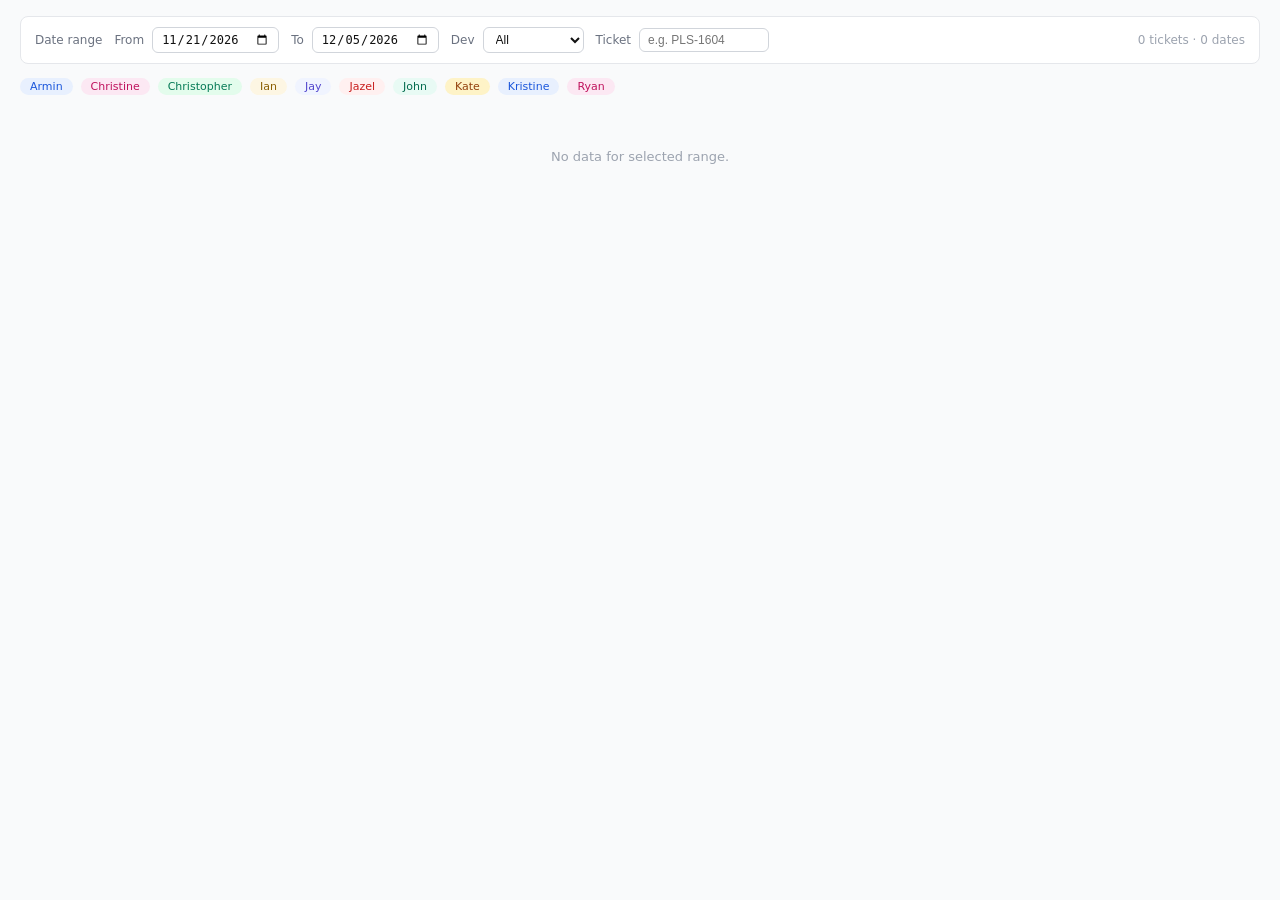
<file: index.html>
<!DOCTYPE html>
<html lang="en">

<head>
    <meta charset="UTF-8">
    <meta name="viewport" content="width=device-width, initial-scale=1.0">
    <title>Jira Worklogs</title>
    <style>
        body {
            font-family: Arial, sans-serif;
            margin: 0;
            padding: 0;
            background-color: #f5f5f5;
            color: #333;
        }

        header {
            background-color: #0052cc;
            color: white;
            padding: 1rem 2rem;
        }

        main {
            padding: 2rem;
        }

        .page-title {
            margin: 0;
            font-size: 1.75rem;
        }

        .intro {
            margin-top: 1rem;
            line-height: 1.6;
        }
    </style>
</head>

<body>
    <header>
        <h1 class="page-title">Jira Worklogs</h1>
    </header>
    <main>
        <section class="intro">
            <p>Welcome to the Jira worklog dashboard. Use this page to display and manage your worklogs.</p>
        </section>
    </main>
    <script>
        window.location.href = "ticket-progress.html";
    </script>
</body>

</html>
</file>
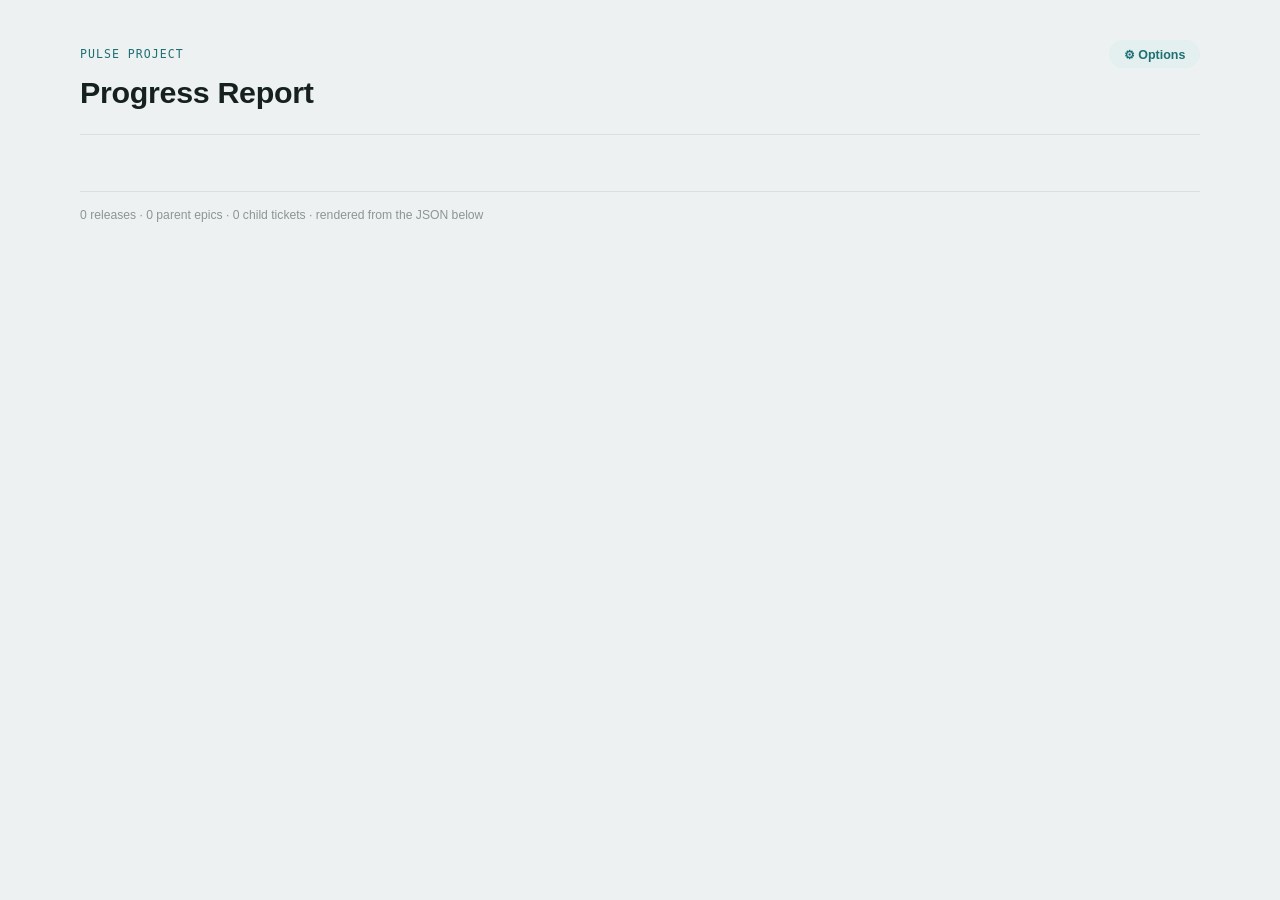
<file: release-progress-report-2026-07-30.html>
<!DOCTYPE html>
<html lang="en">

<head>
  <meta charset="UTF-8" />
  <meta name="viewport" content="width=device-width, initial-scale=1.0" />
  <title>Pulse Progress Report</title>
  <link rel="stylesheet" href="assets/progress-report/styles.css" />
</head>

<body>

  <header class="page-head">
    <div class="page-head-top">
      <p class="eyebrow">Pulse Project</p>
      <button type="button" class="options-trigger" id="open-options">⚙ Options</button>
    </div>
    <h1>Progress Report</h1>
    <p class="subtitle">description here</p>
  </header>

  <dialog class="options-modal" id="options-modal">
    <div class="options-modal-head">
      <p class="options-modal-title">Options</p>
      <button type="button" class="options-modal-close" id="close-options" aria-label="Close">×</button>
    </div>
    <div class="options-modal-body">
      <label class="toggle-control">
        <input type="checkbox" id="toggle-columns">
        <span>Show Kanban view</span>
      </label>
      <label class="toggle-control">
        <input type="checkbox" id="toggle-monitor">
        <span>Show [Monitor only] column</span>
      </label>
      <label class="toggle-control">
        <input type="checkbox" id="toggle-status">
        <span>Show Status</span>
      </label>
      <label class="toggle-control">
        <input type="checkbox" id="toggle-calendar">
        <span>Show calendar</span>
      </label>
    </div>
  </dialog>

  <div id="report-root"></div>

  <footer id="report-footer"></footer>

  <div style="display:none">
  <details class="editor-panel" id="editor-panel">
    <summary>Edit data (JSON)</summary>
    <div class="editor-body">
      <p class="editor-hint">
        One row per record, matching the source CSV exactly:
        <code>{ "parent": "PLS-XXXX", "intermediate": "", "child": "PLS-XXXX", "status": "…" }</code> — leave
        <code>intermediate</code> as an empty string when a child sits directly under its parent. Add, remove, or
        re-status rows, then press Apply. New statuses get their own column automatically.
      </p>
      <textarea id="json-editor" class="json-editor" spellcheck="false"></textarea>
      <div class="editor-actions">
        <button type="button" class="btn-primary" id="apply-btn">Apply changes</button>
        <button type="button" class="btn-ghost" id="reset-btn">Reset to original</button>
        <button type="button" class="btn-ghost" id="download-btn">Download JSON</button>
        <span class="editor-status" id="editor-status"></span>
      </div>
    </div>
  </details>

  <details class="editor-panel" id="desc-editor-panel">
    <summary>Edit parent descriptions (JSON)</summary>
    <div class="editor-body">
      <p class="editor-hint">
        One entry per parent: <code>{ "release": "v3.1.1", "parent": "PLS-XXXX", "desc": "…" }</code>.
        <code>release</code> determines which table a parent's row appears in — each distinct release gets its own
        table, in order of first appearance. Parents with no matching entry here are grouped under "No release" and show
        just the key.
      </p>
      <textarea id="desc-json-editor" class="json-editor" spellcheck="false"></textarea>
      <div class="editor-actions">
        <button type="button" class="btn-primary" id="desc-apply-btn">Apply changes</button>
        <button type="button" class="btn-ghost" id="desc-reset-btn">Reset to original</button>
        <button type="button" class="btn-ghost" id="desc-download-btn">Download JSON</button>
        <span class="editor-status" id="desc-editor-status"></span>
      </div>
    </div>
  </details>

  <details class="editor-panel" id="effort-editor-panel">
    <summary>Edit parent effort (JSON)</summary>
    <div class="editor-body">
      <p class="editor-hint">
        One entry per parent:
        <code>{ "parent": "PLS-XXXX", "dev_est": 0, "dev_time": 0, "qa_est": 0, "qa_time": 0 }</code>. Shown under the
        totals as Dev Est., Dev Time, QA Est., QA Time, formatted to 2 decimal places. Parents with no matching entry
        here show "—" for all four.
      </p>
      <textarea id="effort-json-editor" class="json-editor" spellcheck="false"></textarea>
      <div class="editor-actions">
        <button type="button" class="btn-primary" id="effort-apply-btn">Apply changes</button>
        <button type="button" class="btn-ghost" id="effort-reset-btn">Reset to original</button>
        <button type="button" class="btn-ghost" id="effort-download-btn">Download JSON</button>
        <span class="editor-status" id="effort-editor-status"></span>
      </div>
    </div>
  </details>
  </div>

  <script src="assets/progress-report/2026-07-30/tickets.js"></script>
  <script src="assets/progress-report/2026-07-30/ticket-status.js"></script>
  <script src="assets/worklogs/worklogs-all-72695.js" ></script>
  <script src="assets/progress-report/main.js"></script>

</body>

</html>
</file>
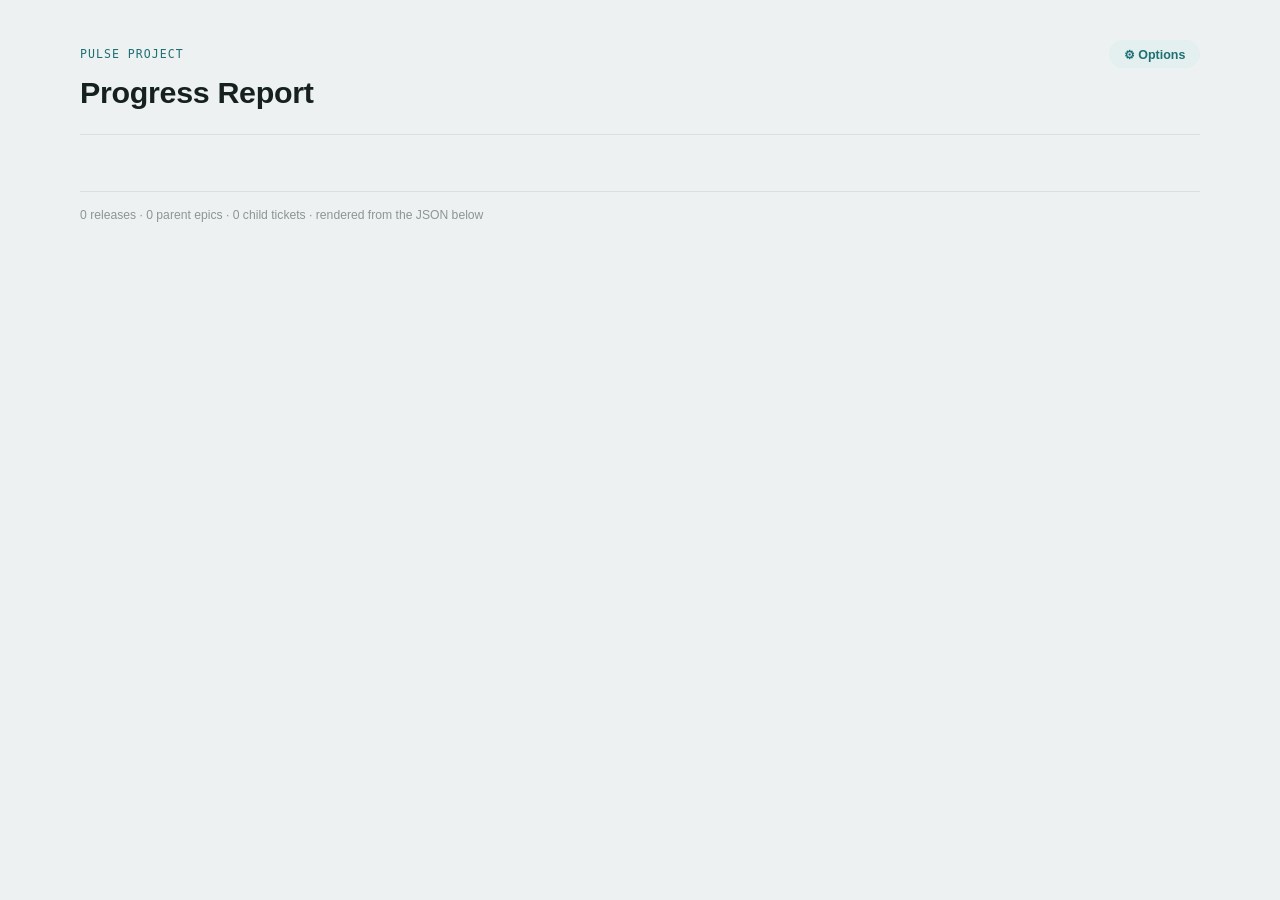
<file: release-progress-report-2026-08-03.html>
<!DOCTYPE html>
<html lang="en">

<head>
  <meta charset="UTF-8" />
  <meta name="viewport" content="width=device-width, initial-scale=1.0" />
  <title>Pulse Progress Report</title>
  <link rel="stylesheet" href="assets/progress-report/styles.css" />
</head>

<body>

  <header class="page-head">
    <div class="page-head-top">
      <p class="eyebrow">Pulse Project</p>
      <button type="button" class="options-trigger" id="open-options">⚙ Options</button>
    </div>
    <h1>Progress Report</h1>
    <p class="subtitle">description here</p>
  </header>

  <dialog class="options-modal" id="options-modal">
    <div class="options-modal-head">
      <p class="options-modal-title">Options</p>
      <button type="button" class="options-modal-close" id="close-options" aria-label="Close">×</button>
    </div>
    <div class="options-modal-body">
      <label class="toggle-control">
        <input type="checkbox" id="toggle-columns">
        <span>Show Kanban view</span>
      </label>
      <label class="toggle-control">
        <input type="checkbox" id="toggle-monitor">
        <span>Show [Monitor only] column</span>
      </label>
      <label class="toggle-control">
        <input type="checkbox" id="toggle-status">
        <span>Show Status</span>
      </label>
      <label class="toggle-control">
        <input type="checkbox" id="toggle-calendar">
        <span>Show calendar</span>
      </label>
    </div>
  </dialog>

  <div id="report-root"></div>

  <footer id="report-footer"></footer>

  <div style="display:none">
  <details class="editor-panel" id="editor-panel">
    <summary>Edit data (JSON)</summary>
    <div class="editor-body">
      <p class="editor-hint">
        One row per record, matching the source CSV exactly:
        <code>{ "parent": "PLS-XXXX", "intermediate": "", "child": "PLS-XXXX", "status": "…" }</code> — leave
        <code>intermediate</code> as an empty string when a child sits directly under its parent. Add, remove, or
        re-status rows, then press Apply. New statuses get their own column automatically.
      </p>
      <textarea id="json-editor" class="json-editor" spellcheck="false"></textarea>
      <div class="editor-actions">
        <button type="button" class="btn-primary" id="apply-btn">Apply changes</button>
        <button type="button" class="btn-ghost" id="reset-btn">Reset to original</button>
        <button type="button" class="btn-ghost" id="download-btn">Download JSON</button>
        <span class="editor-status" id="editor-status"></span>
      </div>
    </div>
  </details>

  <details class="editor-panel" id="desc-editor-panel">
    <summary>Edit parent descriptions (JSON)</summary>
    <div class="editor-body">
      <p class="editor-hint">
        One entry per parent: <code>{ "release": "v3.1.1", "parent": "PLS-XXXX", "desc": "…" }</code>.
        <code>release</code> determines which table a parent's row appears in — each distinct release gets its own
        table, in order of first appearance. Parents with no matching entry here are grouped under "No release" and show
        just the key.
      </p>
      <textarea id="desc-json-editor" class="json-editor" spellcheck="false"></textarea>
      <div class="editor-actions">
        <button type="button" class="btn-primary" id="desc-apply-btn">Apply changes</button>
        <button type="button" class="btn-ghost" id="desc-reset-btn">Reset to original</button>
        <button type="button" class="btn-ghost" id="desc-download-btn">Download JSON</button>
        <span class="editor-status" id="desc-editor-status"></span>
      </div>
    </div>
  </details>

  <details class="editor-panel" id="effort-editor-panel">
    <summary>Edit parent effort (JSON)</summary>
    <div class="editor-body">
      <p class="editor-hint">
        One entry per parent:
        <code>{ "parent": "PLS-XXXX", "dev_est": 0, "dev_time": 0, "qa_est": 0, "qa_time": 0 }</code>. Shown under the
        totals as Dev Est., Dev Time, QA Est., QA Time, formatted to 2 decimal places. Parents with no matching entry
        here show "—" for all four.
      </p>
      <textarea id="effort-json-editor" class="json-editor" spellcheck="false"></textarea>
      <div class="editor-actions">
        <button type="button" class="btn-primary" id="effort-apply-btn">Apply changes</button>
        <button type="button" class="btn-ghost" id="effort-reset-btn">Reset to original</button>
        <button type="button" class="btn-ghost" id="effort-download-btn">Download JSON</button>
        <span class="editor-status" id="effort-editor-status"></span>
      </div>
    </div>
  </details>
  </div>

  <script src="assets/progress-report/2026-08-03/tickets.js"></script>
  <script src="assets/progress-report/2026-08-03/ticket-status.js"></script>
  <script src="assets/worklogs/worklogs-all-72695.js" ></script>
  <script src="assets/progress-report/main.js"></script>

</body>

</html>
</file>
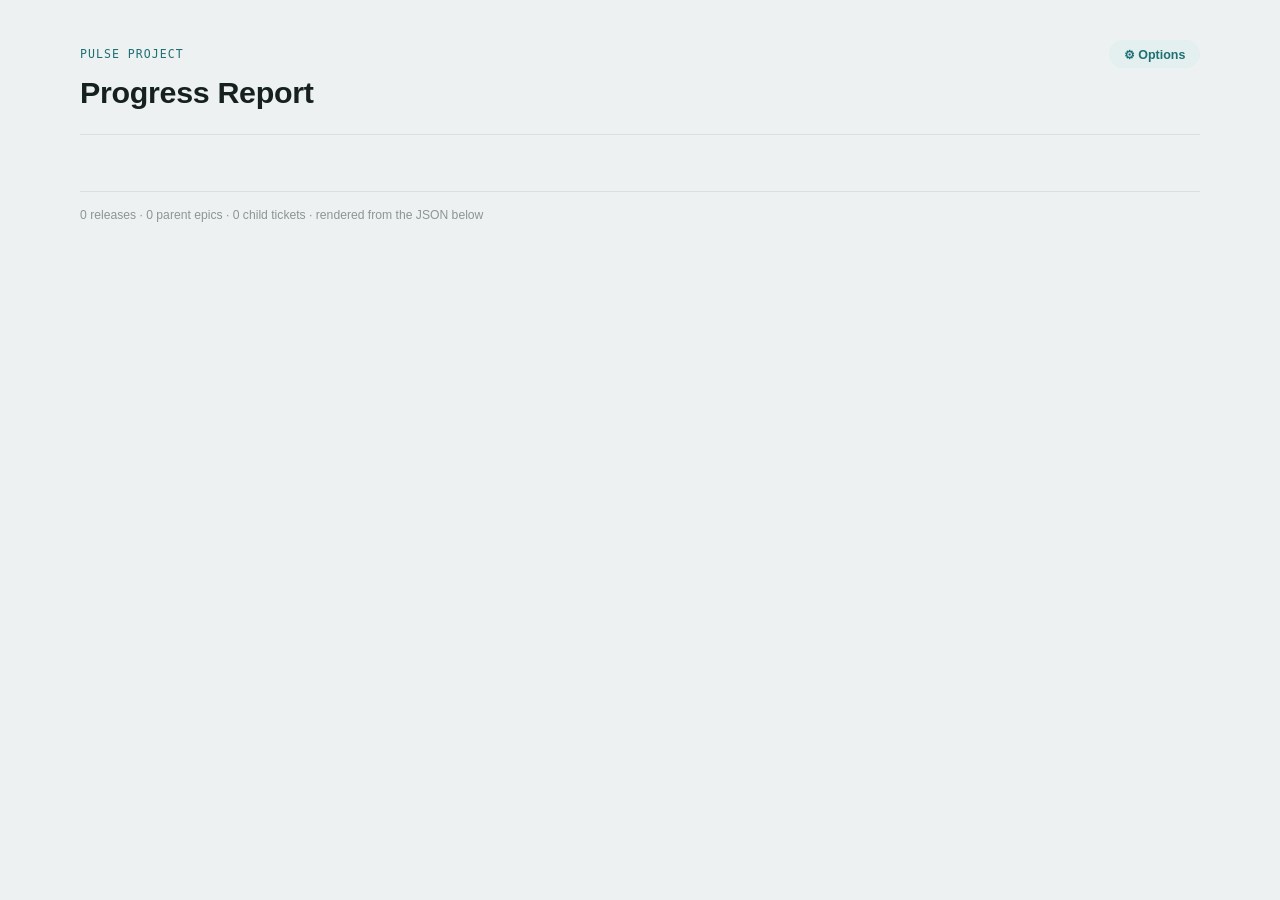
<file: release-progress-report-2026-08-05.html>
<!DOCTYPE html>
<html lang="en">

<head>
  <meta charset="UTF-8" />
  <meta name="viewport" content="width=device-width, initial-scale=1.0" />
  <title>Pulse Progress Report</title>
  <link rel="stylesheet" href="assets/progress-report/styles.css" />
</head>

<body>

  <header class="page-head">
    <div class="page-head-top">
      <p class="eyebrow">Pulse Project</p>
      <button type="button" class="options-trigger" id="open-options">⚙ Options</button>
    </div>
    <h1>Progress Report</h1>
    <p class="subtitle">description here</p>
  </header>

  <dialog class="options-modal" id="options-modal">
    <div class="options-modal-head">
      <p class="options-modal-title">Options</p>
      <button type="button" class="options-modal-close" id="close-options" aria-label="Close">×</button>
    </div>
    <div class="options-modal-body">
      <label class="toggle-control">
        <input type="checkbox" id="toggle-columns">
        <span>Show Kanban view</span>
      </label>
      <label class="toggle-control">
        <input type="checkbox" id="toggle-monitor">
        <span>Show [Monitor only] column</span>
      </label>
      <label class="toggle-control">
        <input type="checkbox" id="toggle-status">
        <span>Show Status</span>
      </label>
      <label class="toggle-control">
        <input type="checkbox" id="toggle-calendar">
        <span>Show calendar</span>
      </label>
    </div>
  </dialog>

  <div id="report-root"></div>

  <footer id="report-footer"></footer>

  <div style="display:none">
  <details class="editor-panel" id="editor-panel">
    <summary>Edit data (JSON)</summary>
    <div class="editor-body">
      <p class="editor-hint">
        One row per record, matching the source CSV exactly:
        <code>{ "parent": "PLS-XXXX", "intermediate": "", "child": "PLS-XXXX", "status": "…" }</code> — leave
        <code>intermediate</code> as an empty string when a child sits directly under its parent. Add, remove, or
        re-status rows, then press Apply. New statuses get their own column automatically.
      </p>
      <textarea id="json-editor" class="json-editor" spellcheck="false"></textarea>
      <div class="editor-actions">
        <button type="button" class="btn-primary" id="apply-btn">Apply changes</button>
        <button type="button" class="btn-ghost" id="reset-btn">Reset to original</button>
        <button type="button" class="btn-ghost" id="download-btn">Download JSON</button>
        <span class="editor-status" id="editor-status"></span>
      </div>
    </div>
  </details>

  <details class="editor-panel" id="desc-editor-panel">
    <summary>Edit parent descriptions (JSON)</summary>
    <div class="editor-body">
      <p class="editor-hint">
        One entry per parent: <code>{ "release": "v3.1.1", "parent": "PLS-XXXX", "desc": "…" }</code>.
        <code>release</code> determines which table a parent's row appears in — each distinct release gets its own
        table, in order of first appearance. Parents with no matching entry here are grouped under "No release" and show
        just the key.
      </p>
      <textarea id="desc-json-editor" class="json-editor" spellcheck="false"></textarea>
      <div class="editor-actions">
        <button type="button" class="btn-primary" id="desc-apply-btn">Apply changes</button>
        <button type="button" class="btn-ghost" id="desc-reset-btn">Reset to original</button>
        <button type="button" class="btn-ghost" id="desc-download-btn">Download JSON</button>
        <span class="editor-status" id="desc-editor-status"></span>
      </div>
    </div>
  </details>

  <details class="editor-panel" id="effort-editor-panel">
    <summary>Edit parent effort (JSON)</summary>
    <div class="editor-body">
      <p class="editor-hint">
        One entry per parent:
        <code>{ "parent": "PLS-XXXX", "dev_est": 0, "dev_time": 0, "qa_est": 0, "qa_time": 0 }</code>. Shown under the
        totals as Dev Est., Dev Time, QA Est., QA Time, formatted to 2 decimal places. Parents with no matching entry
        here show "—" for all four.
      </p>
      <textarea id="effort-json-editor" class="json-editor" spellcheck="false"></textarea>
      <div class="editor-actions">
        <button type="button" class="btn-primary" id="effort-apply-btn">Apply changes</button>
        <button type="button" class="btn-ghost" id="effort-reset-btn">Reset to original</button>
        <button type="button" class="btn-ghost" id="effort-download-btn">Download JSON</button>
        <span class="editor-status" id="effort-editor-status"></span>
      </div>
    </div>
  </details>
  </div>

  <script src="assets/progress-report/2026-08-05/tickets.js"></script>
  <script src="assets/progress-report/2026-08-05/ticket-status.js"></script>
  <script src="assets/worklogs/worklogs-all-72695.js" ></script>
  <script src="assets/progress-report/main.js"></script>

</body>

</html>
</file>
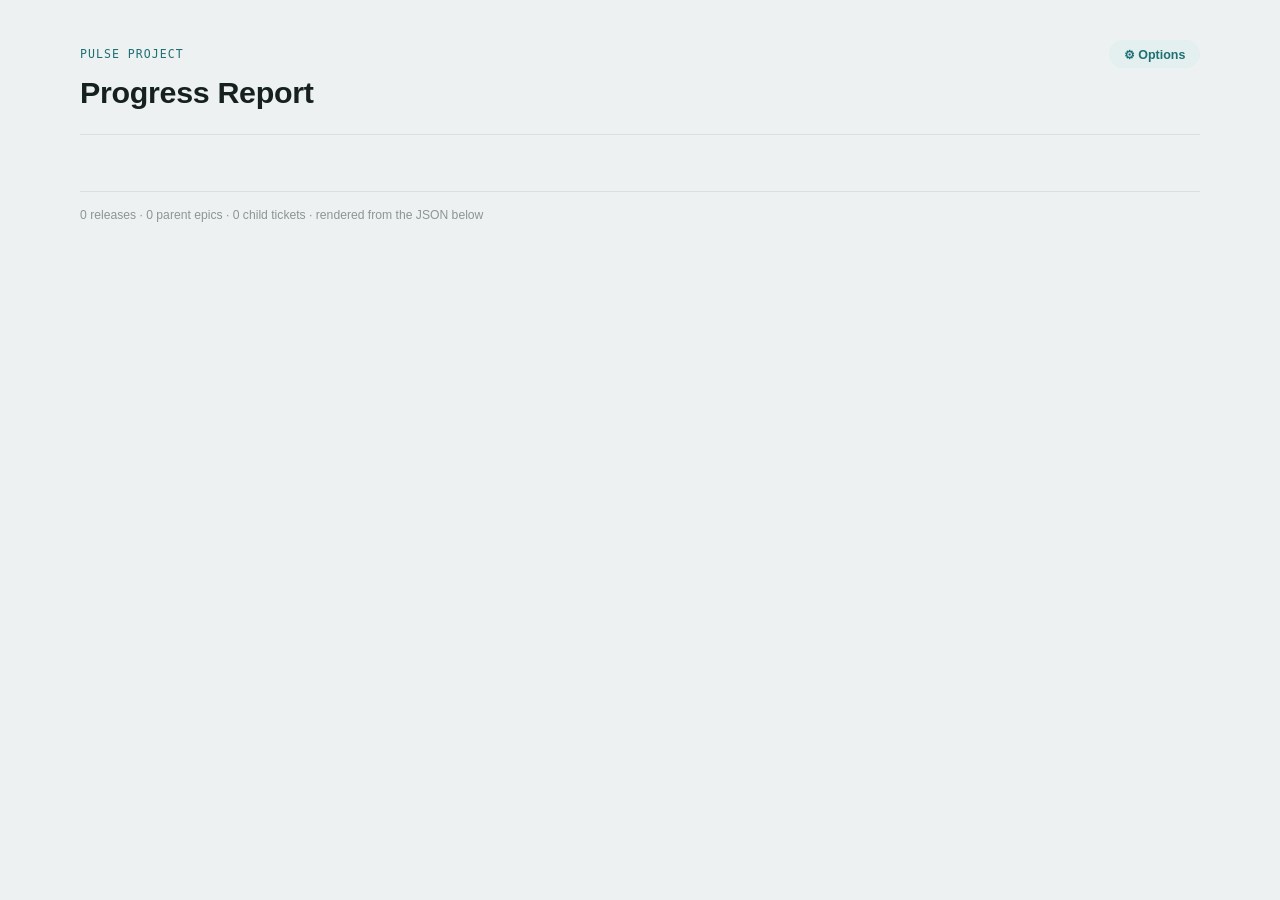
<file: release-progress-report-2026-08-05b.html>
<!DOCTYPE html>
<html lang="en">

<head>
  <meta charset="UTF-8" />
  <meta name="viewport" content="width=device-width, initial-scale=1.0" />
  <title>Pulse Progress Report</title>
  <link rel="stylesheet" href="assets/progress-report/styles.css" />
</head>

<body>

  <header class="page-head">
    <div class="page-head-top">
      <p class="eyebrow">Pulse Project</p>
      <button type="button" class="options-trigger" id="open-options">⚙ Options</button>
    </div>
    <h1>Progress Report</h1>
    <p class="subtitle">description here</p>
  </header>

  <dialog class="options-modal" id="options-modal">
    <div class="options-modal-head">
      <p class="options-modal-title">Options</p>
      <button type="button" class="options-modal-close" id="close-options" aria-label="Close">×</button>
    </div>
    <div class="options-modal-body">
      <label class="toggle-control">
        <input type="checkbox" id="toggle-columns">
        <span>Show Kanban view</span>
      </label>
      <label class="toggle-control">
        <input type="checkbox" id="toggle-monitor">
        <span>Show [Monitor only] column</span>
      </label>
      <label class="toggle-control">
        <input type="checkbox" id="toggle-status">
        <span>Show Status</span>
      </label>
      <label class="toggle-control">
        <input type="checkbox" id="toggle-calendar">
        <span>Show calendar</span>
      </label>
    </div>
  </dialog>

  <div id="report-root"></div>

  <footer id="report-footer"></footer>

  <div style="display:none">
  <details class="editor-panel" id="editor-panel">
    <summary>Edit data (JSON)</summary>
    <div class="editor-body">
      <p class="editor-hint">
        One row per record, matching the source CSV exactly:
        <code>{ "parent": "PLS-XXXX", "intermediate": "", "child": "PLS-XXXX", "status": "…" }</code> — leave
        <code>intermediate</code> as an empty string when a child sits directly under its parent. Add, remove, or
        re-status rows, then press Apply. New statuses get their own column automatically.
      </p>
      <textarea id="json-editor" class="json-editor" spellcheck="false"></textarea>
      <div class="editor-actions">
        <button type="button" class="btn-primary" id="apply-btn">Apply changes</button>
        <button type="button" class="btn-ghost" id="reset-btn">Reset to original</button>
        <button type="button" class="btn-ghost" id="download-btn">Download JSON</button>
        <span class="editor-status" id="editor-status"></span>
      </div>
    </div>
  </details>

  <details class="editor-panel" id="desc-editor-panel">
    <summary>Edit parent descriptions (JSON)</summary>
    <div class="editor-body">
      <p class="editor-hint">
        One entry per parent: <code>{ "release": "v3.1.1", "parent": "PLS-XXXX", "desc": "…" }</code>.
        <code>release</code> determines which table a parent's row appears in — each distinct release gets its own
        table, in order of first appearance. Parents with no matching entry here are grouped under "No release" and show
        just the key.
      </p>
      <textarea id="desc-json-editor" class="json-editor" spellcheck="false"></textarea>
      <div class="editor-actions">
        <button type="button" class="btn-primary" id="desc-apply-btn">Apply changes</button>
        <button type="button" class="btn-ghost" id="desc-reset-btn">Reset to original</button>
        <button type="button" class="btn-ghost" id="desc-download-btn">Download JSON</button>
        <span class="editor-status" id="desc-editor-status"></span>
      </div>
    </div>
  </details>

  <details class="editor-panel" id="effort-editor-panel">
    <summary>Edit parent effort (JSON)</summary>
    <div class="editor-body">
      <p class="editor-hint">
        One entry per parent:
        <code>{ "parent": "PLS-XXXX", "dev_est": 0, "dev_time": 0, "qa_est": 0, "qa_time": 0 }</code>. Shown under the
        totals as Dev Est., Dev Time, QA Est., QA Time, formatted to 2 decimal places. Parents with no matching entry
        here show "—" for all four.
      </p>
      <textarea id="effort-json-editor" class="json-editor" spellcheck="false"></textarea>
      <div class="editor-actions">
        <button type="button" class="btn-primary" id="effort-apply-btn">Apply changes</button>
        <button type="button" class="btn-ghost" id="effort-reset-btn">Reset to original</button>
        <button type="button" class="btn-ghost" id="effort-download-btn">Download JSON</button>
        <span class="editor-status" id="effort-editor-status"></span>
      </div>
    </div>
  </details>
  </div>

  <script src="assets/progress-report/2026-08-05b/tickets.js"></script>
  <script src="assets/progress-report/2026-08-05b/ticket-status.js"></script>
  <script src="assets/worklogs/worklogs-all-72695.js" ></script>
  <script src="assets/progress-report/main.js"></script>

</body>

</html>
</file>
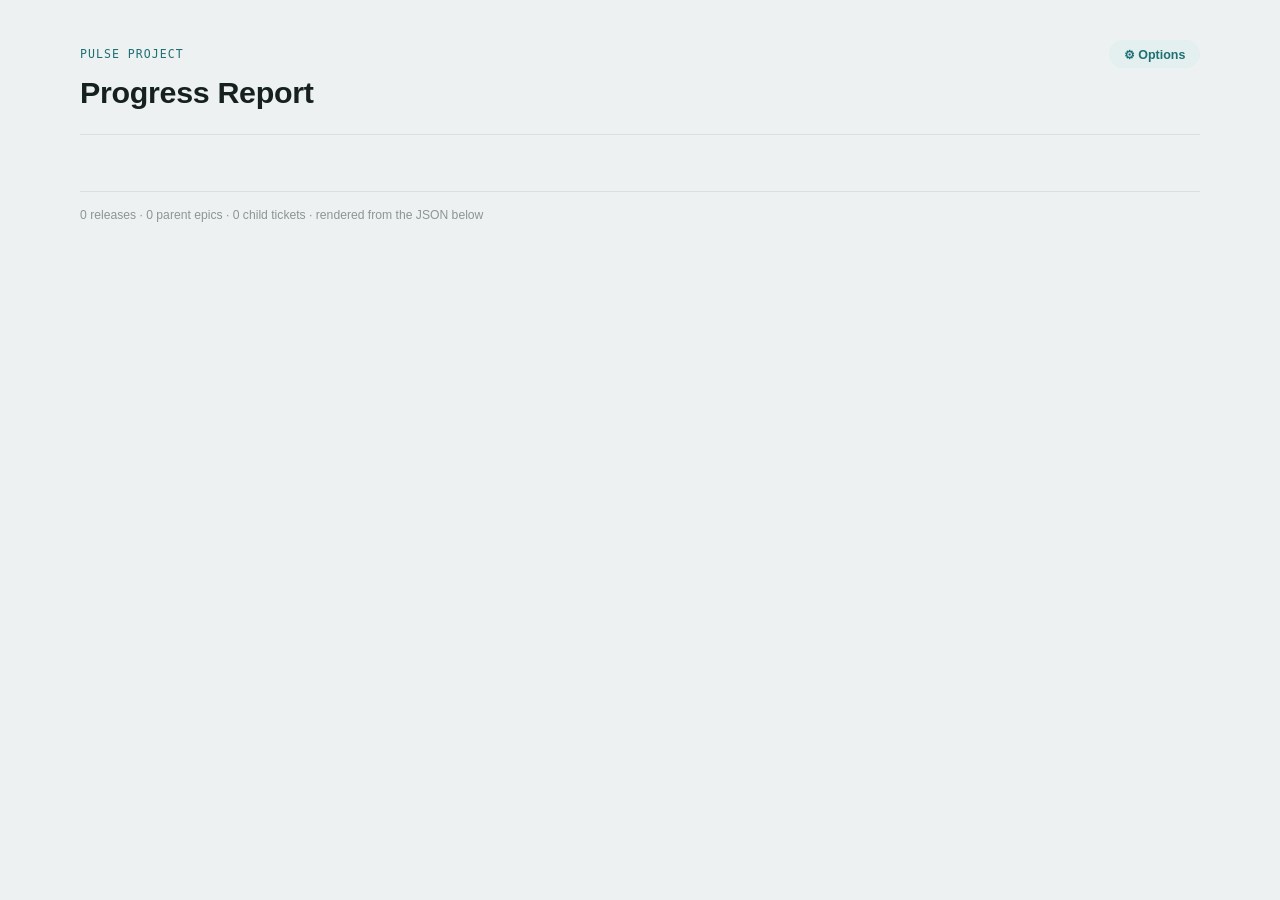
<file: release-progress-report-2026-08-10.html>
<!DOCTYPE html>
<html lang="en">

<head>
  <meta charset="UTF-8" />
  <meta name="viewport" content="width=device-width, initial-scale=1.0" />
  <title>Pulse Progress Report</title>
  <link rel="stylesheet" href="assets/progress-report/styles.css" />
</head>

<body>

  <header class="page-head">
    <div class="page-head-top">
      <p class="eyebrow">Pulse Project</p>
      <button type="button" class="options-trigger" id="open-options">⚙ Options</button>
    </div>
    <h1>Progress Report</h1>
    <p class="subtitle">description here</p>
  </header>

  <dialog class="options-modal" id="options-modal">
    <div class="options-modal-head">
      <p class="options-modal-title">Options</p>
      <button type="button" class="options-modal-close" id="close-options" aria-label="Close">×</button>
    </div>
    <div class="options-modal-body">
      <label class="toggle-control">
        <input type="checkbox" id="toggle-columns">
        <span>Show Kanban view</span>
      </label>
      <label class="toggle-control">
        <input type="checkbox" id="toggle-monitor">
        <span>Show [Monitor only] column</span>
      </label>
      <label class="toggle-control">
        <input type="checkbox" id="toggle-status">
        <span>Show Status</span>
      </label>
      <label class="toggle-control">
        <input type="checkbox" id="toggle-calendar">
        <span>Show calendar</span>
      </label>
    </div>
  </dialog>

  <div id="report-root"></div>

  <footer id="report-footer"></footer>

  <div style="display:none">
  <details class="editor-panel" id="editor-panel">
    <summary>Edit data (JSON)</summary>
    <div class="editor-body">
      <p class="editor-hint">
        One row per record, matching the source CSV exactly:
        <code>{ "parent": "PLS-XXXX", "intermediate": "", "child": "PLS-XXXX", "status": "…" }</code> — leave
        <code>intermediate</code> as an empty string when a child sits directly under its parent. Add, remove, or
        re-status rows, then press Apply. New statuses get their own column automatically.
      </p>
      <textarea id="json-editor" class="json-editor" spellcheck="false"></textarea>
      <div class="editor-actions">
        <button type="button" class="btn-primary" id="apply-btn">Apply changes</button>
        <button type="button" class="btn-ghost" id="reset-btn">Reset to original</button>
        <button type="button" class="btn-ghost" id="download-btn">Download JSON</button>
        <span class="editor-status" id="editor-status"></span>
      </div>
    </div>
  </details>

  <details class="editor-panel" id="desc-editor-panel">
    <summary>Edit parent descriptions (JSON)</summary>
    <div class="editor-body">
      <p class="editor-hint">
        One entry per parent: <code>{ "release": "v3.1.1", "parent": "PLS-XXXX", "desc": "…" }</code>.
        <code>release</code> determines which table a parent's row appears in — each distinct release gets its own
        table, in order of first appearance. Parents with no matching entry here are grouped under "No release" and show
        just the key.
      </p>
      <textarea id="desc-json-editor" class="json-editor" spellcheck="false"></textarea>
      <div class="editor-actions">
        <button type="button" class="btn-primary" id="desc-apply-btn">Apply changes</button>
        <button type="button" class="btn-ghost" id="desc-reset-btn">Reset to original</button>
        <button type="button" class="btn-ghost" id="desc-download-btn">Download JSON</button>
        <span class="editor-status" id="desc-editor-status"></span>
      </div>
    </div>
  </details>

  <details class="editor-panel" id="effort-editor-panel">
    <summary>Edit parent effort (JSON)</summary>
    <div class="editor-body">
      <p class="editor-hint">
        One entry per parent:
        <code>{ "parent": "PLS-XXXX", "dev_est": 0, "dev_time": 0, "qa_est": 0, "qa_time": 0 }</code>. Shown under the
        totals as Dev Est., Dev Time, QA Est., QA Time, formatted to 2 decimal places. Parents with no matching entry
        here show "—" for all four.
      </p>
      <textarea id="effort-json-editor" class="json-editor" spellcheck="false"></textarea>
      <div class="editor-actions">
        <button type="button" class="btn-primary" id="effort-apply-btn">Apply changes</button>
        <button type="button" class="btn-ghost" id="effort-reset-btn">Reset to original</button>
        <button type="button" class="btn-ghost" id="effort-download-btn">Download JSON</button>
        <span class="editor-status" id="effort-editor-status"></span>
      </div>
    </div>
  </details>
  </div>

  <script src="assets/progress-report/2026-08-10/tickets.js"></script>
  <script src="assets/progress-report/2026-08-10/ticket-status.js"></script>
  <script src="assets/worklogs/worklogs-all-72695.js" ></script>
  <script src="assets/progress-report/main.js"></script>

</body>

</html>
</file>
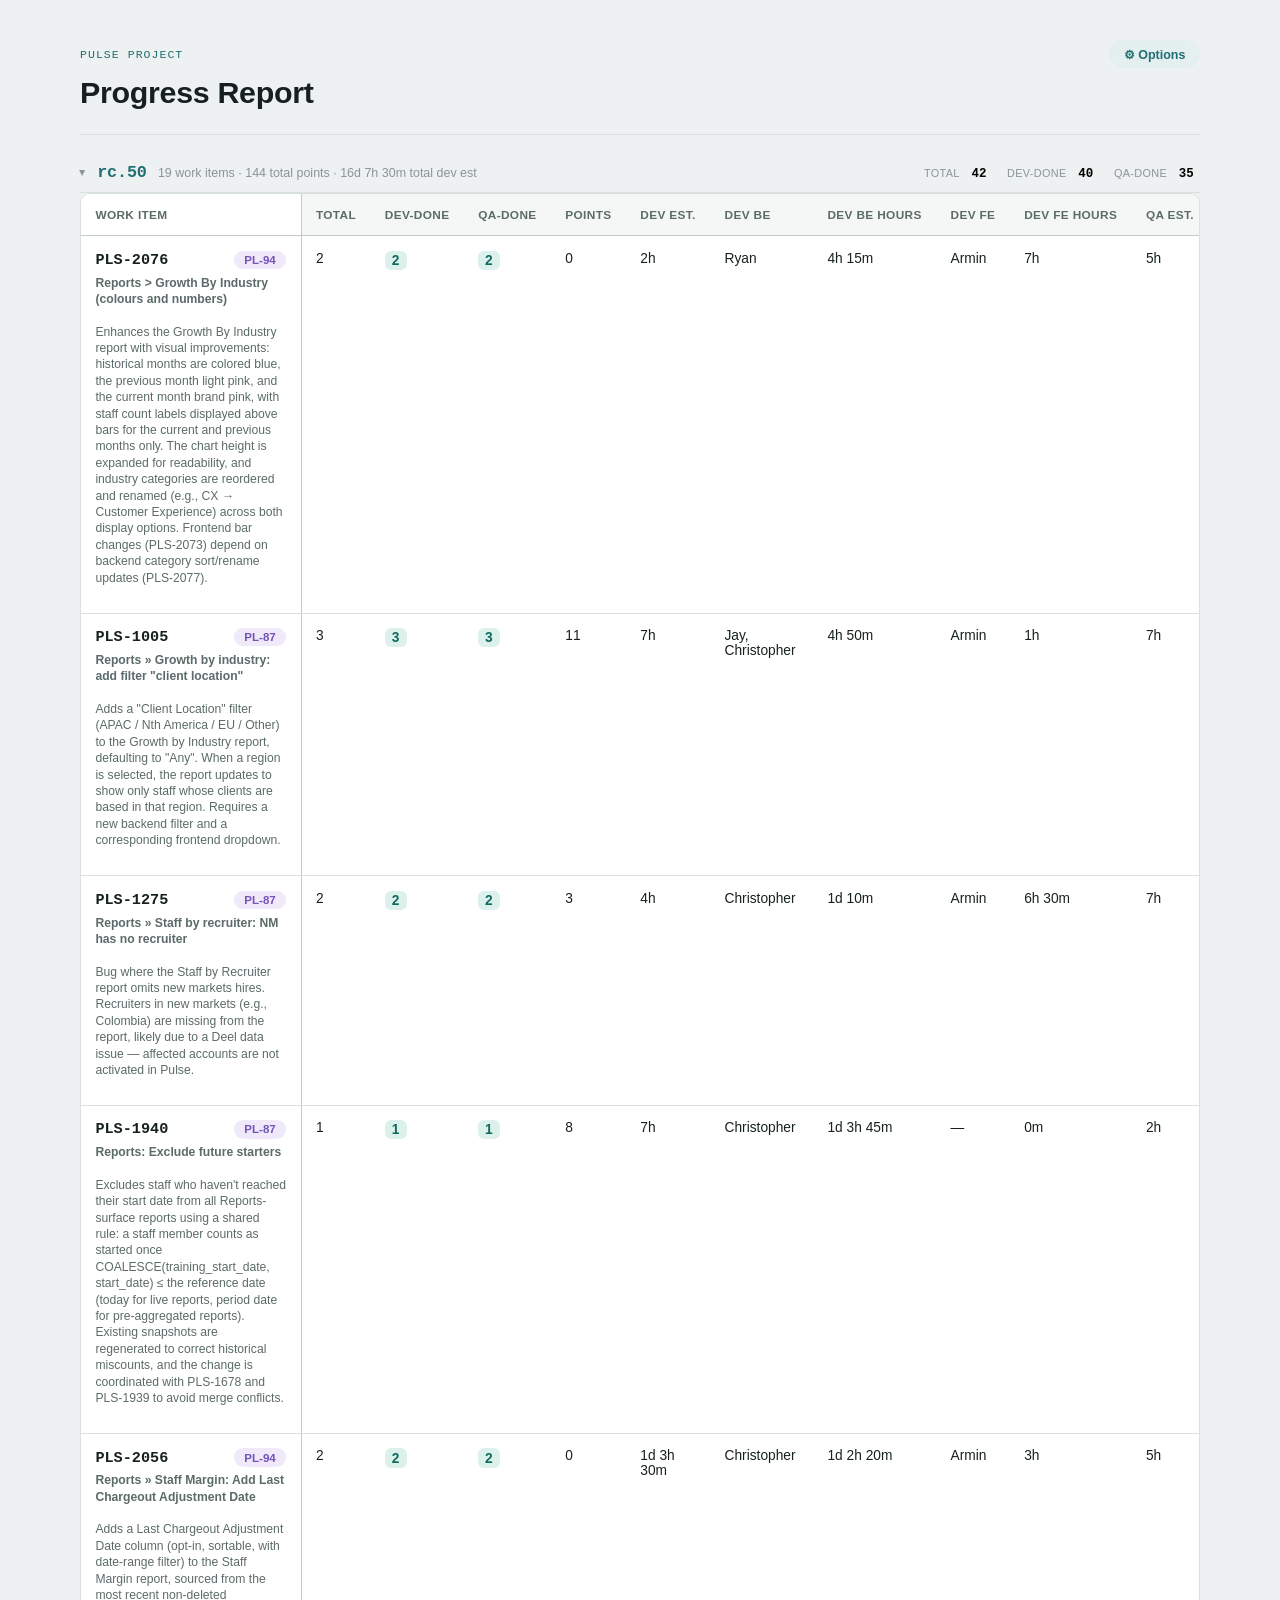
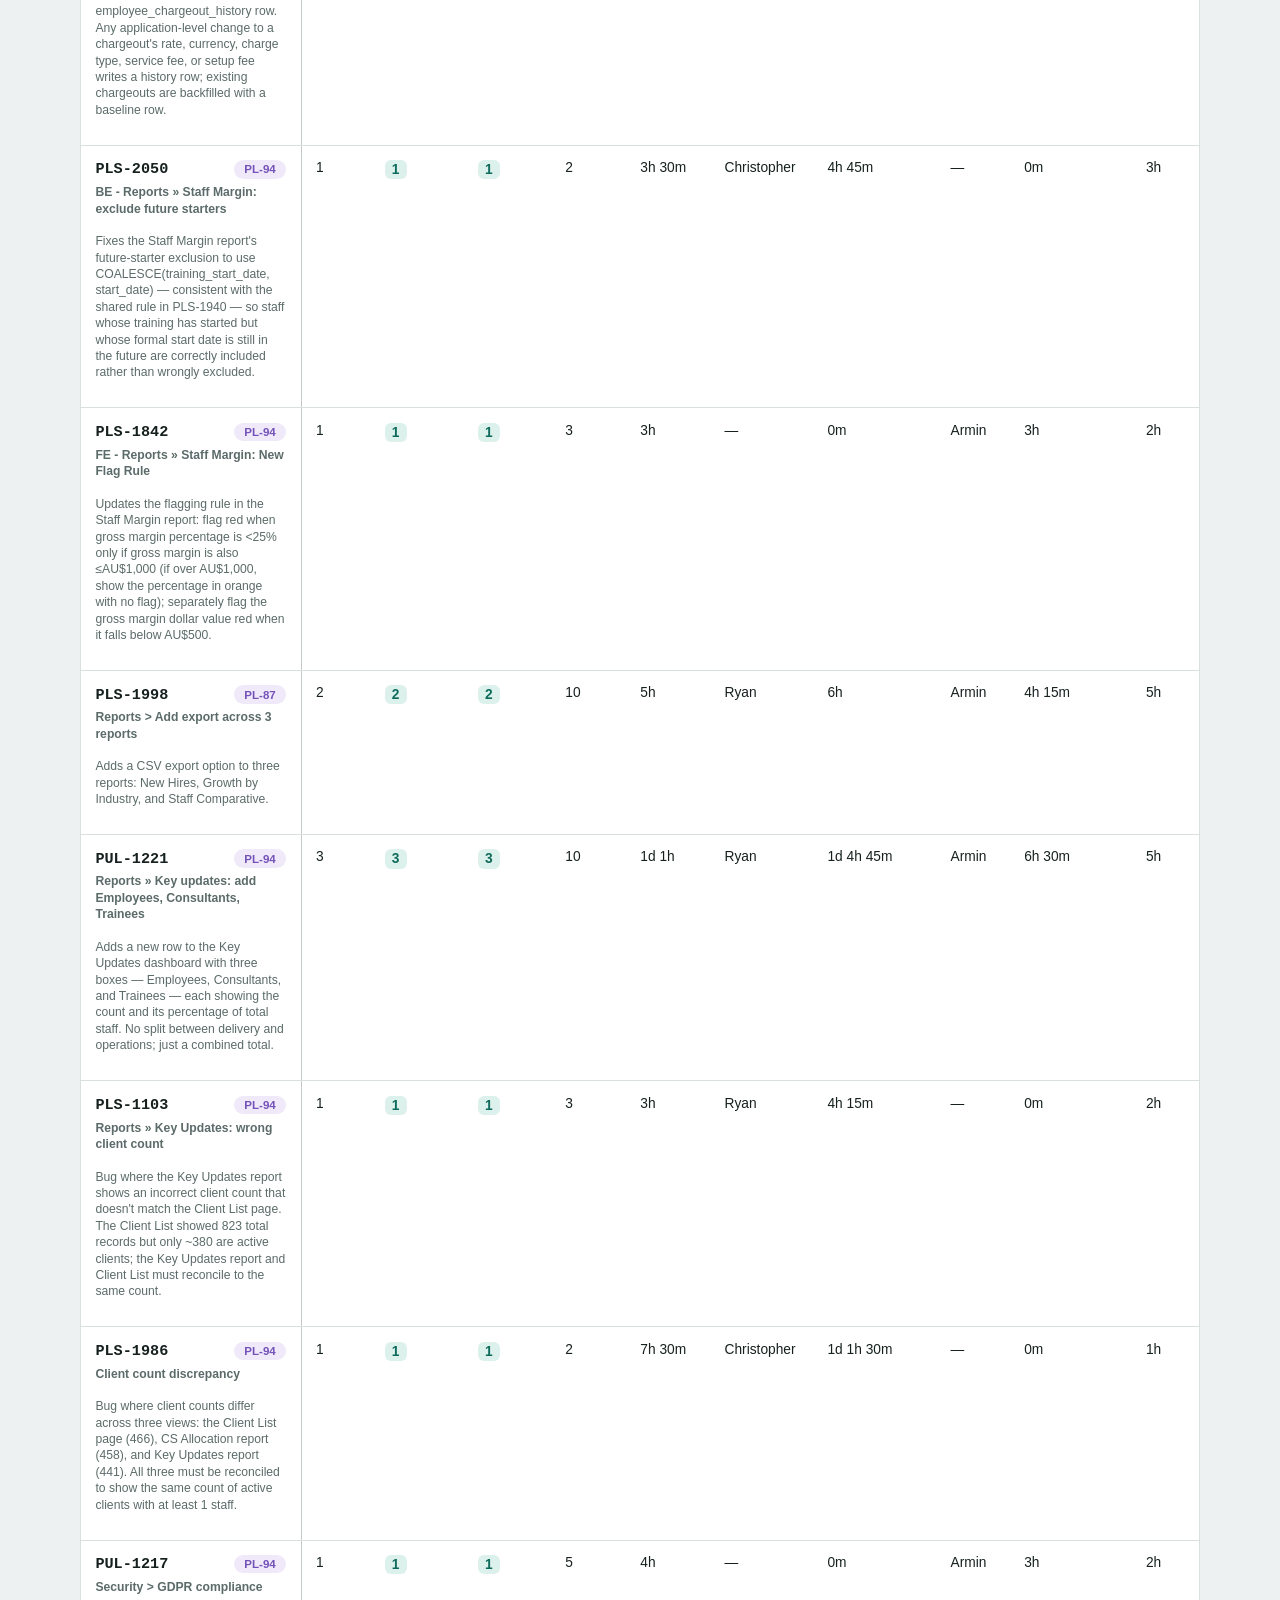
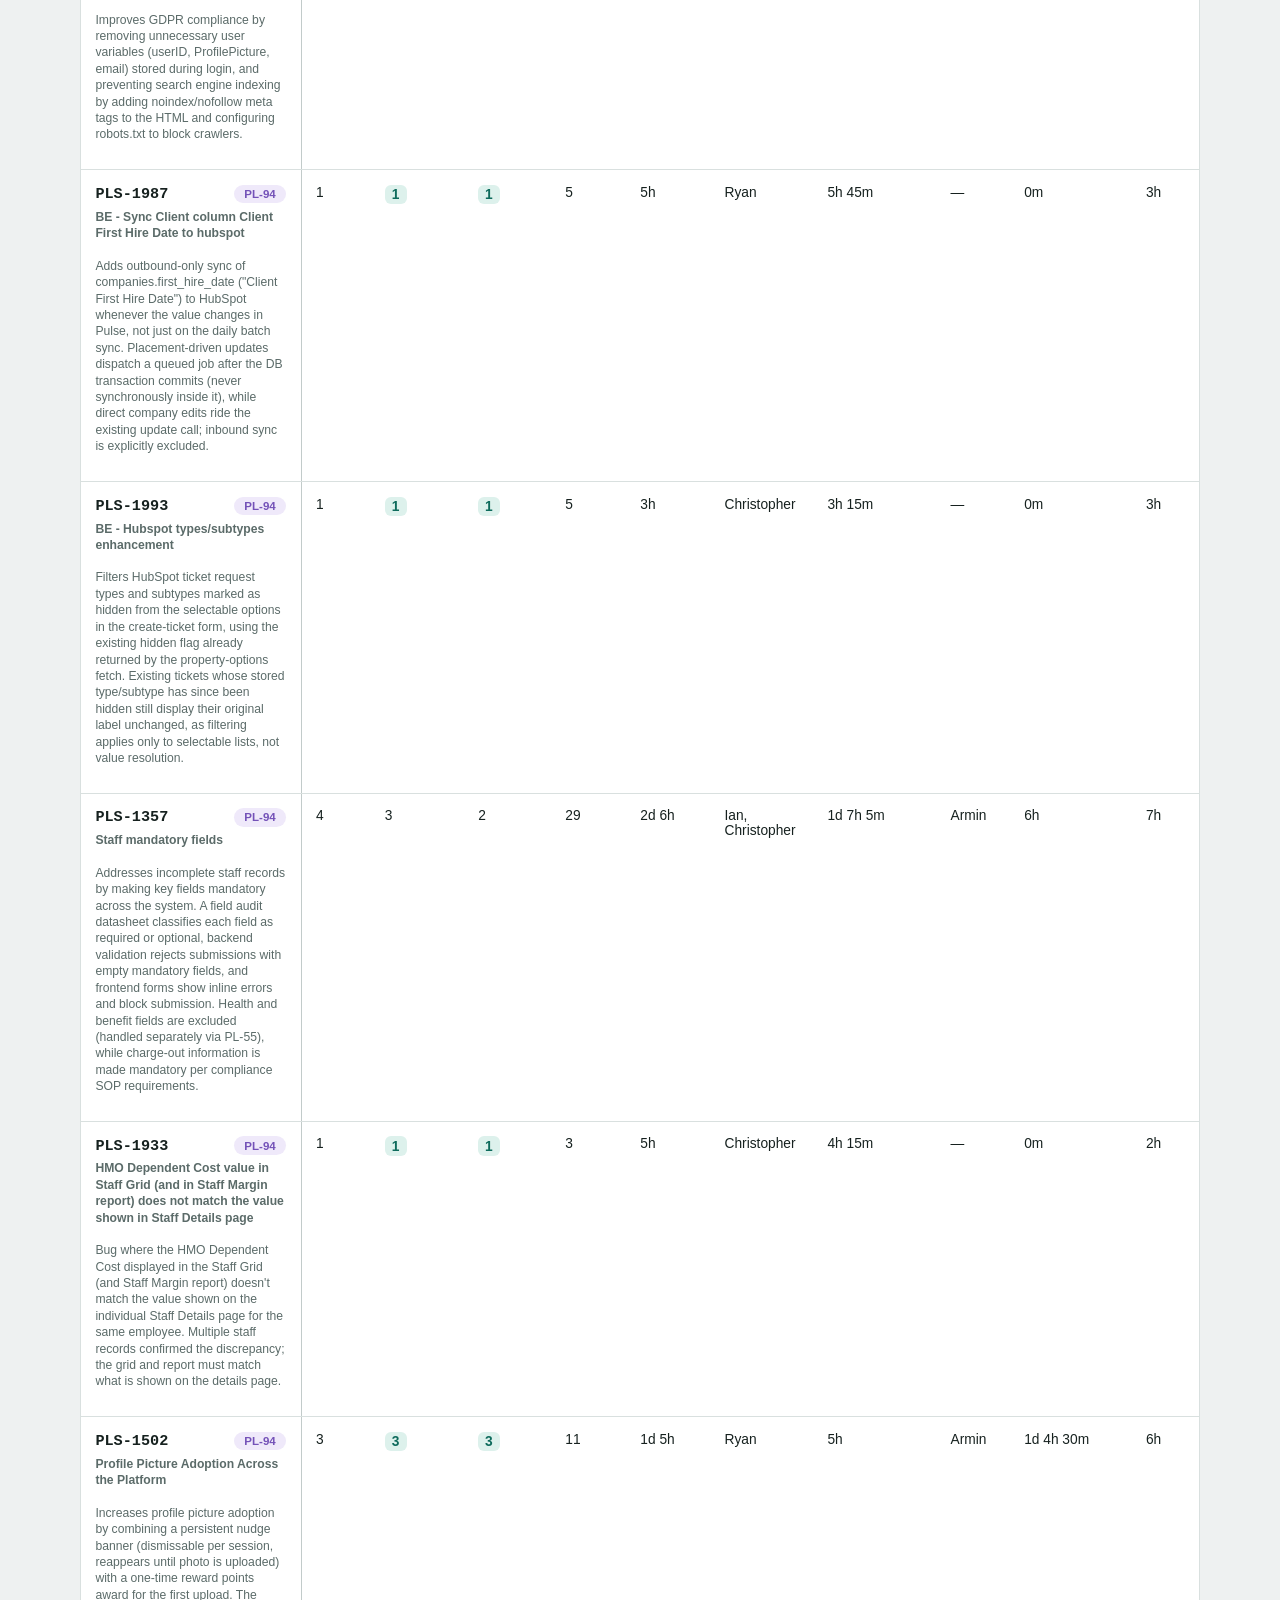
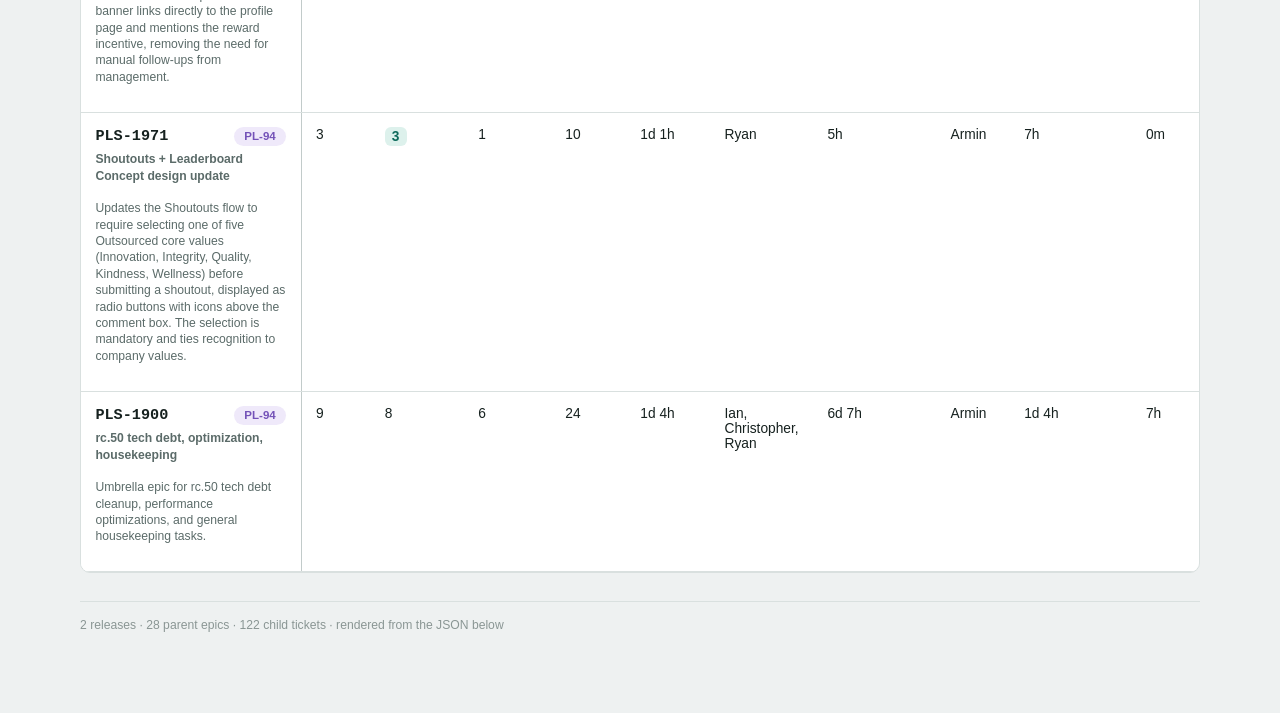
<file: release-progress-report-2026-08-13.html>
<!DOCTYPE html>
<html lang="en">

<head>
  <meta charset="UTF-8" />
  <meta name="viewport" content="width=device-width, initial-scale=1.0" />
  <title>Pulse Progress Report</title>
  <link rel="stylesheet" href="assets/progress-report/styles.css" />
</head>

<body>

  <header class="page-head">
    <div class="page-head-top">
      <p class="eyebrow">Pulse Project</p>
      <button type="button" class="options-trigger" id="open-options">⚙ Options</button>
    </div>
    <h1>Progress Report</h1>
    <p class="subtitle">description here</p>
  </header>

  <dialog class="options-modal" id="options-modal">
    <div class="options-modal-head">
      <p class="options-modal-title">Options</p>
      <button type="button" class="options-modal-close" id="close-options" aria-label="Close">×</button>
    </div>
    <div class="options-modal-body">
      <label class="toggle-control">
        <input type="checkbox" id="toggle-columns">
        <span>Show Kanban view</span>
      </label>
      <label class="toggle-control">
        <input type="checkbox" id="toggle-monitor">
        <span>Show [Monitor only] column</span>
      </label>
      <label class="toggle-control">
        <input type="checkbox" id="toggle-status">
        <span>Show Status</span>
      </label>
      <label class="toggle-control">
        <input type="checkbox" id="toggle-calendar">
        <span>Show calendar</span>
      </label>
    </div>
  </dialog>

  <div id="report-root"></div>

  <footer id="report-footer"></footer>

  <div style="display:none">
  <details class="editor-panel" id="editor-panel">
    <summary>Edit data (JSON)</summary>
    <div class="editor-body">
      <p class="editor-hint">
        One row per record, matching the source CSV exactly:
        <code>{ "parent": "PLS-XXXX", "intermediate": "", "child": "PLS-XXXX", "status": "…" }</code> — leave
        <code>intermediate</code> as an empty string when a child sits directly under its parent. Add, remove, or
        re-status rows, then press Apply. New statuses get their own column automatically.
      </p>
      <textarea id="json-editor" class="json-editor" spellcheck="false"></textarea>
      <div class="editor-actions">
        <button type="button" class="btn-primary" id="apply-btn">Apply changes</button>
        <button type="button" class="btn-ghost" id="reset-btn">Reset to original</button>
        <button type="button" class="btn-ghost" id="download-btn">Download JSON</button>
        <span class="editor-status" id="editor-status"></span>
      </div>
    </div>
  </details>

  <details class="editor-panel" id="desc-editor-panel">
    <summary>Edit parent descriptions (JSON)</summary>
    <div class="editor-body">
      <p class="editor-hint">
        One entry per parent: <code>{ "release": "v3.1.1", "parent": "PLS-XXXX", "desc": "…" }</code>.
        <code>release</code> determines which table a parent's row appears in — each distinct release gets its own
        table, in order of first appearance. Parents with no matching entry here are grouped under "No release" and show
        just the key.
      </p>
      <textarea id="desc-json-editor" class="json-editor" spellcheck="false"></textarea>
      <div class="editor-actions">
        <button type="button" class="btn-primary" id="desc-apply-btn">Apply changes</button>
        <button type="button" class="btn-ghost" id="desc-reset-btn">Reset to original</button>
        <button type="button" class="btn-ghost" id="desc-download-btn">Download JSON</button>
        <span class="editor-status" id="desc-editor-status"></span>
      </div>
    </div>
  </details>

  <details class="editor-panel" id="effort-editor-panel">
    <summary>Edit parent effort (JSON)</summary>
    <div class="editor-body">
      <p class="editor-hint">
        One entry per parent:
        <code>{ "parent": "PLS-XXXX", "dev_est": 0, "dev_time": 0, "qa_est": 0, "qa_time": 0 }</code>. Shown under the
        totals as Dev Est., Dev Time, QA Est., QA Time, formatted to 2 decimal places. Parents with no matching entry
        here show "—" for all four.
      </p>
      <textarea id="effort-json-editor" class="json-editor" spellcheck="false"></textarea>
      <div class="editor-actions">
        <button type="button" class="btn-primary" id="effort-apply-btn">Apply changes</button>
        <button type="button" class="btn-ghost" id="effort-reset-btn">Reset to original</button>
        <button type="button" class="btn-ghost" id="effort-download-btn">Download JSON</button>
        <span class="editor-status" id="effort-editor-status"></span>
      </div>
    </div>
  </details>
  </div>

  <script src="assets/progress-report/2026-08-13/tickets.js"></script>
  <script src="assets/progress-report/2026-08-13/ticket-status.js"></script>
  <script src="assets/worklogs/worklogs-all-72695.js" ></script>
  <script src="assets/progress-report/main.20260820.js"></script>

</body>

</html>
</file>
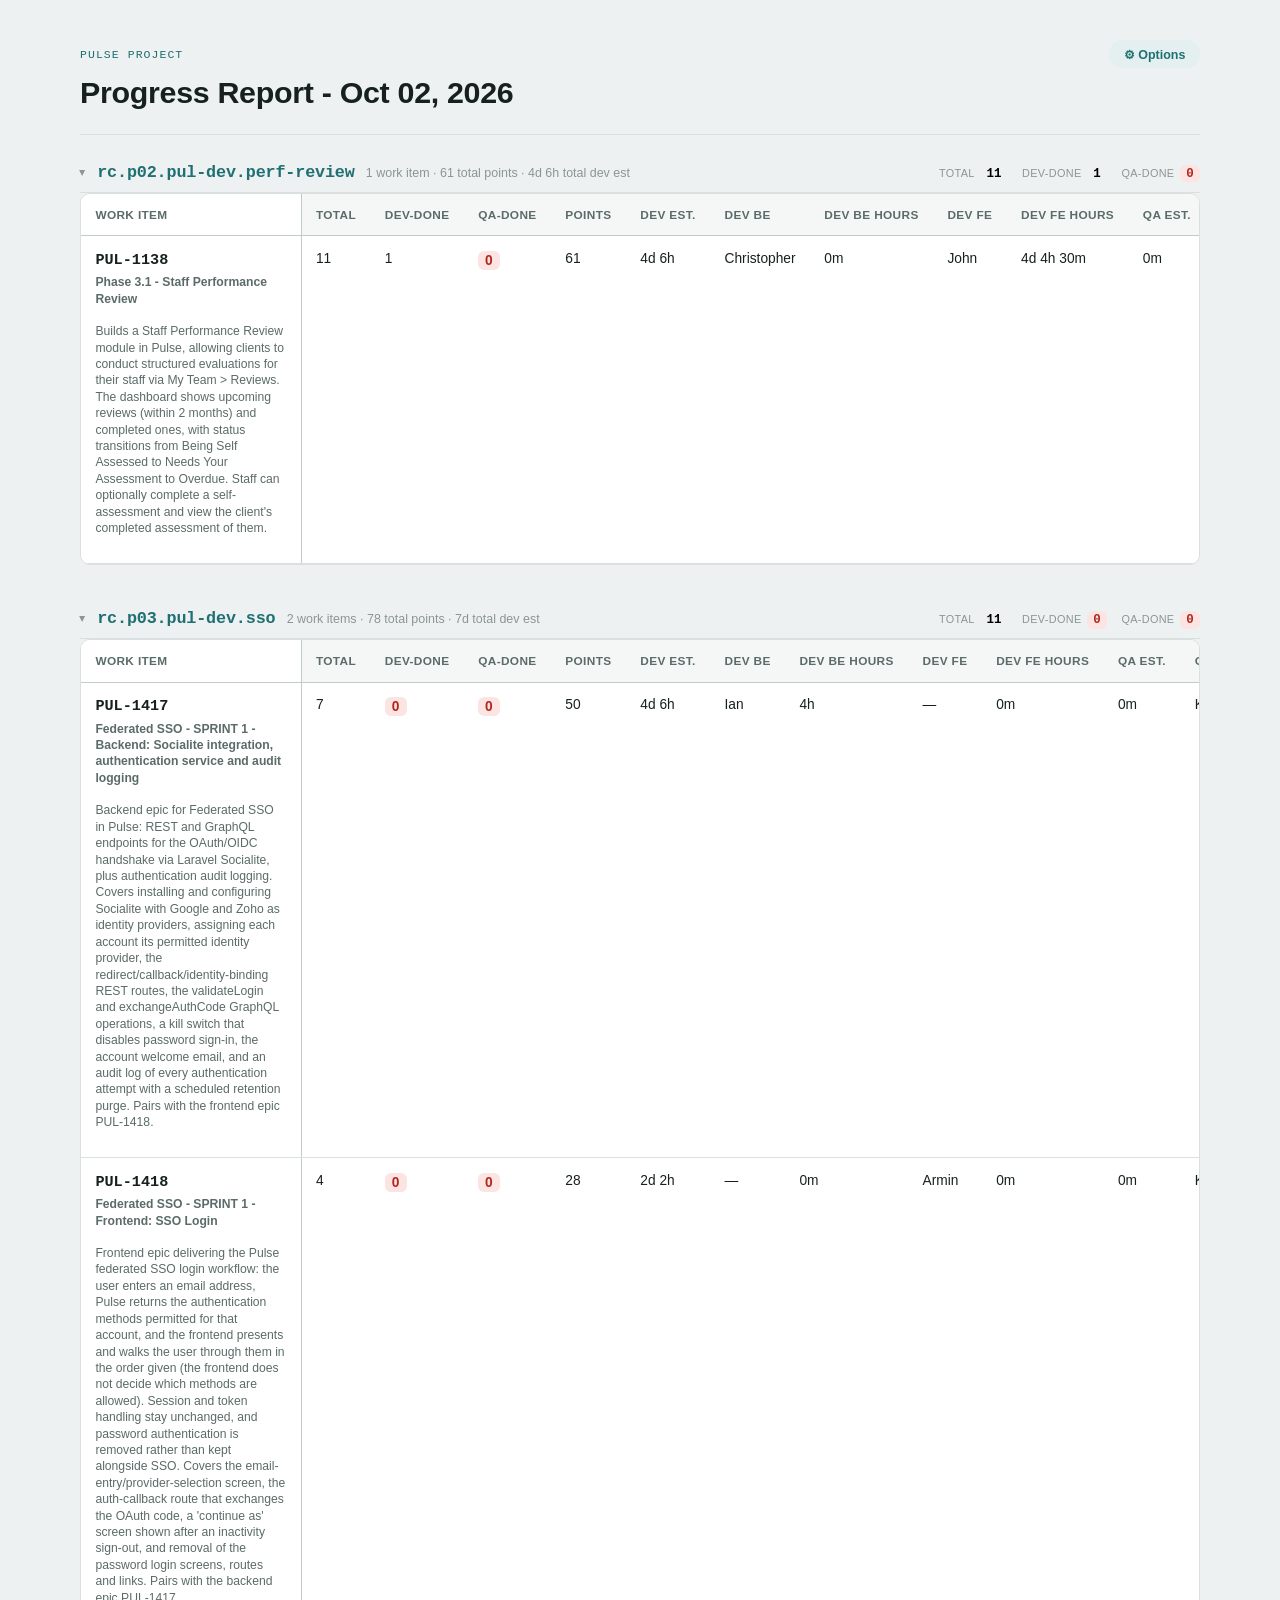
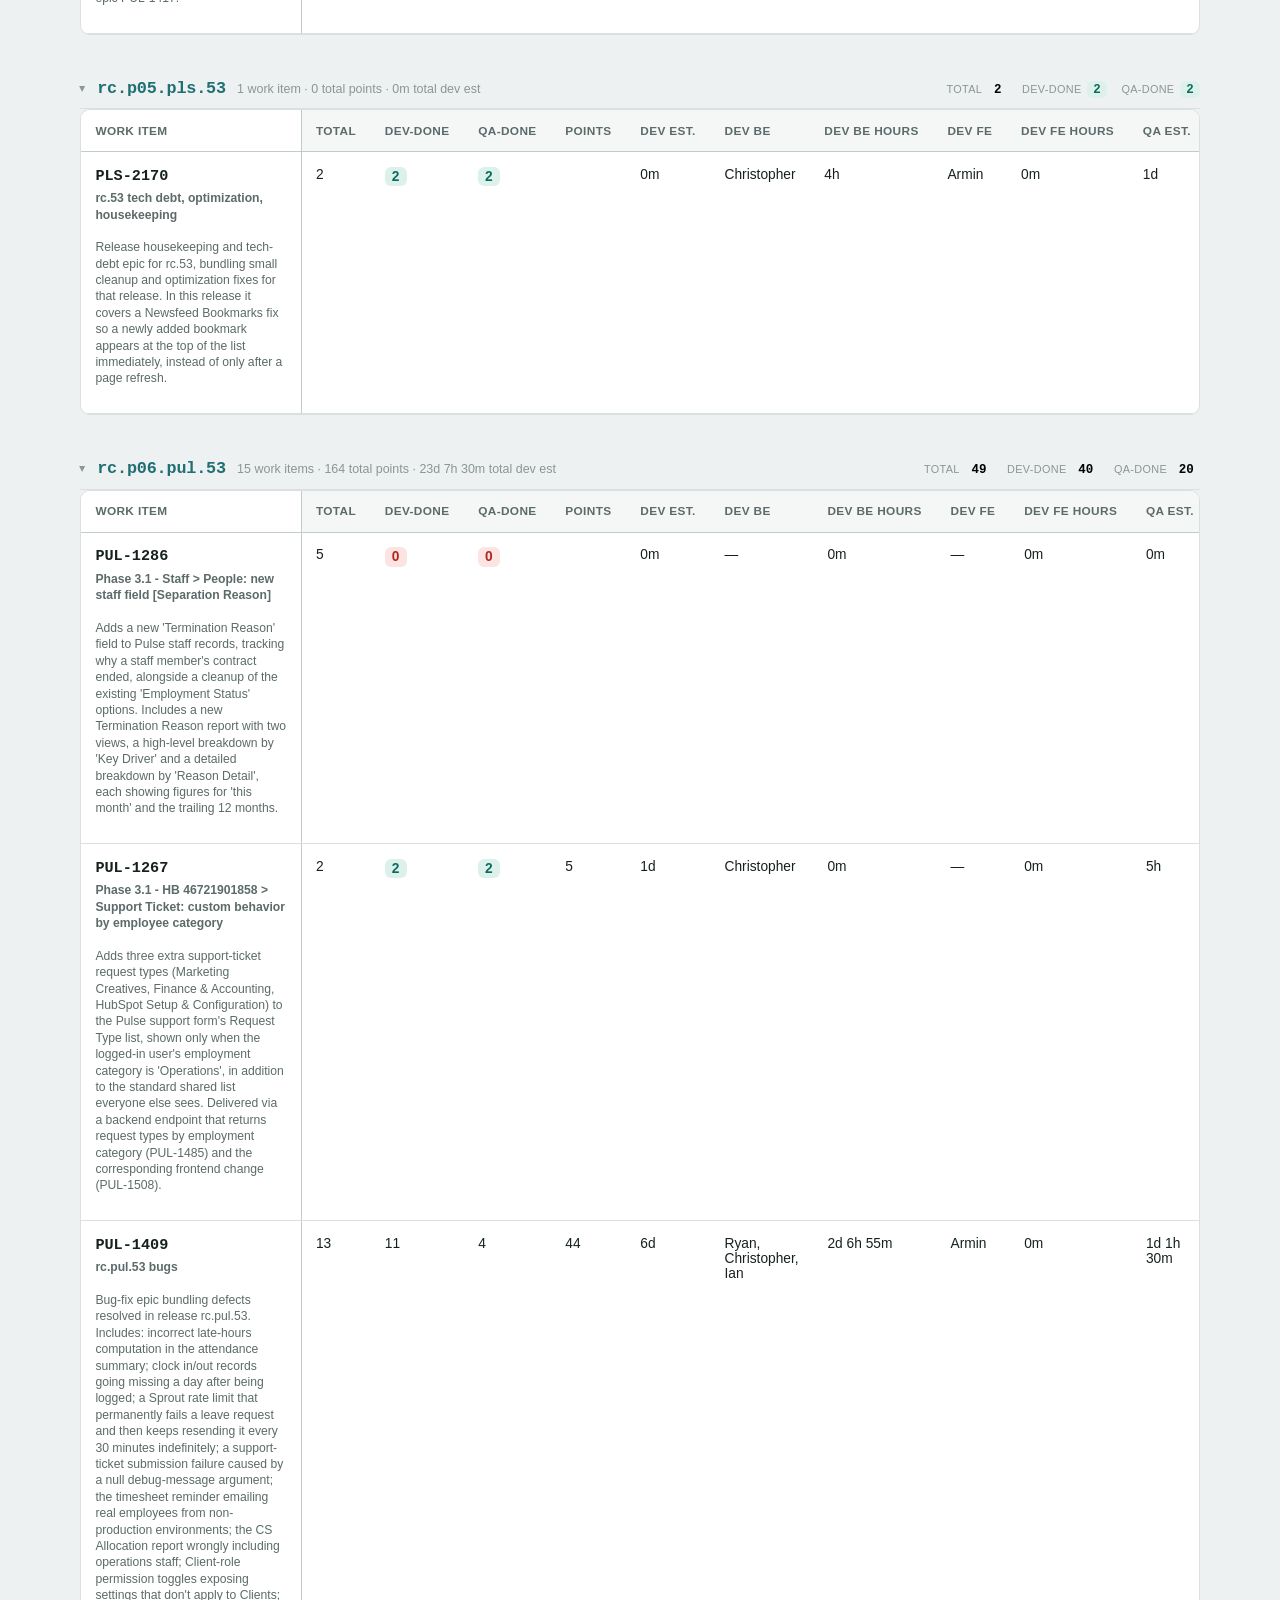
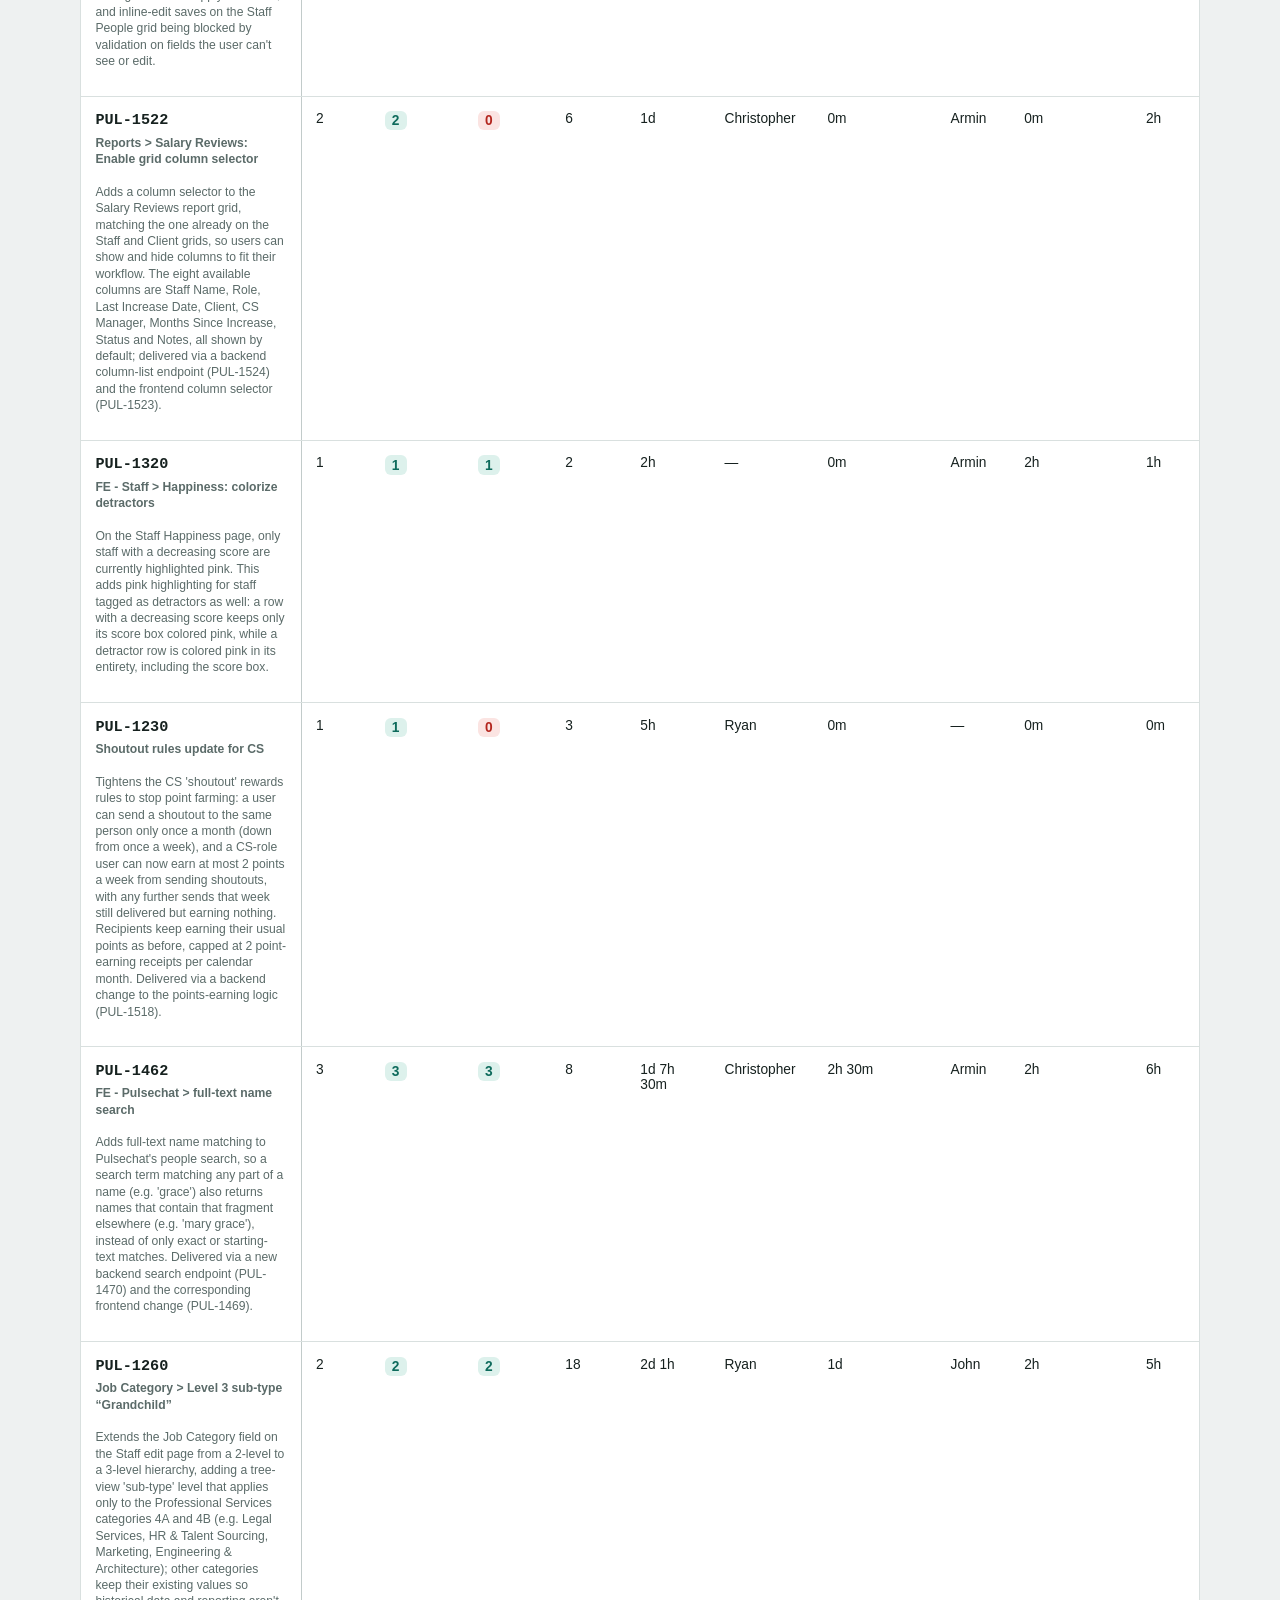
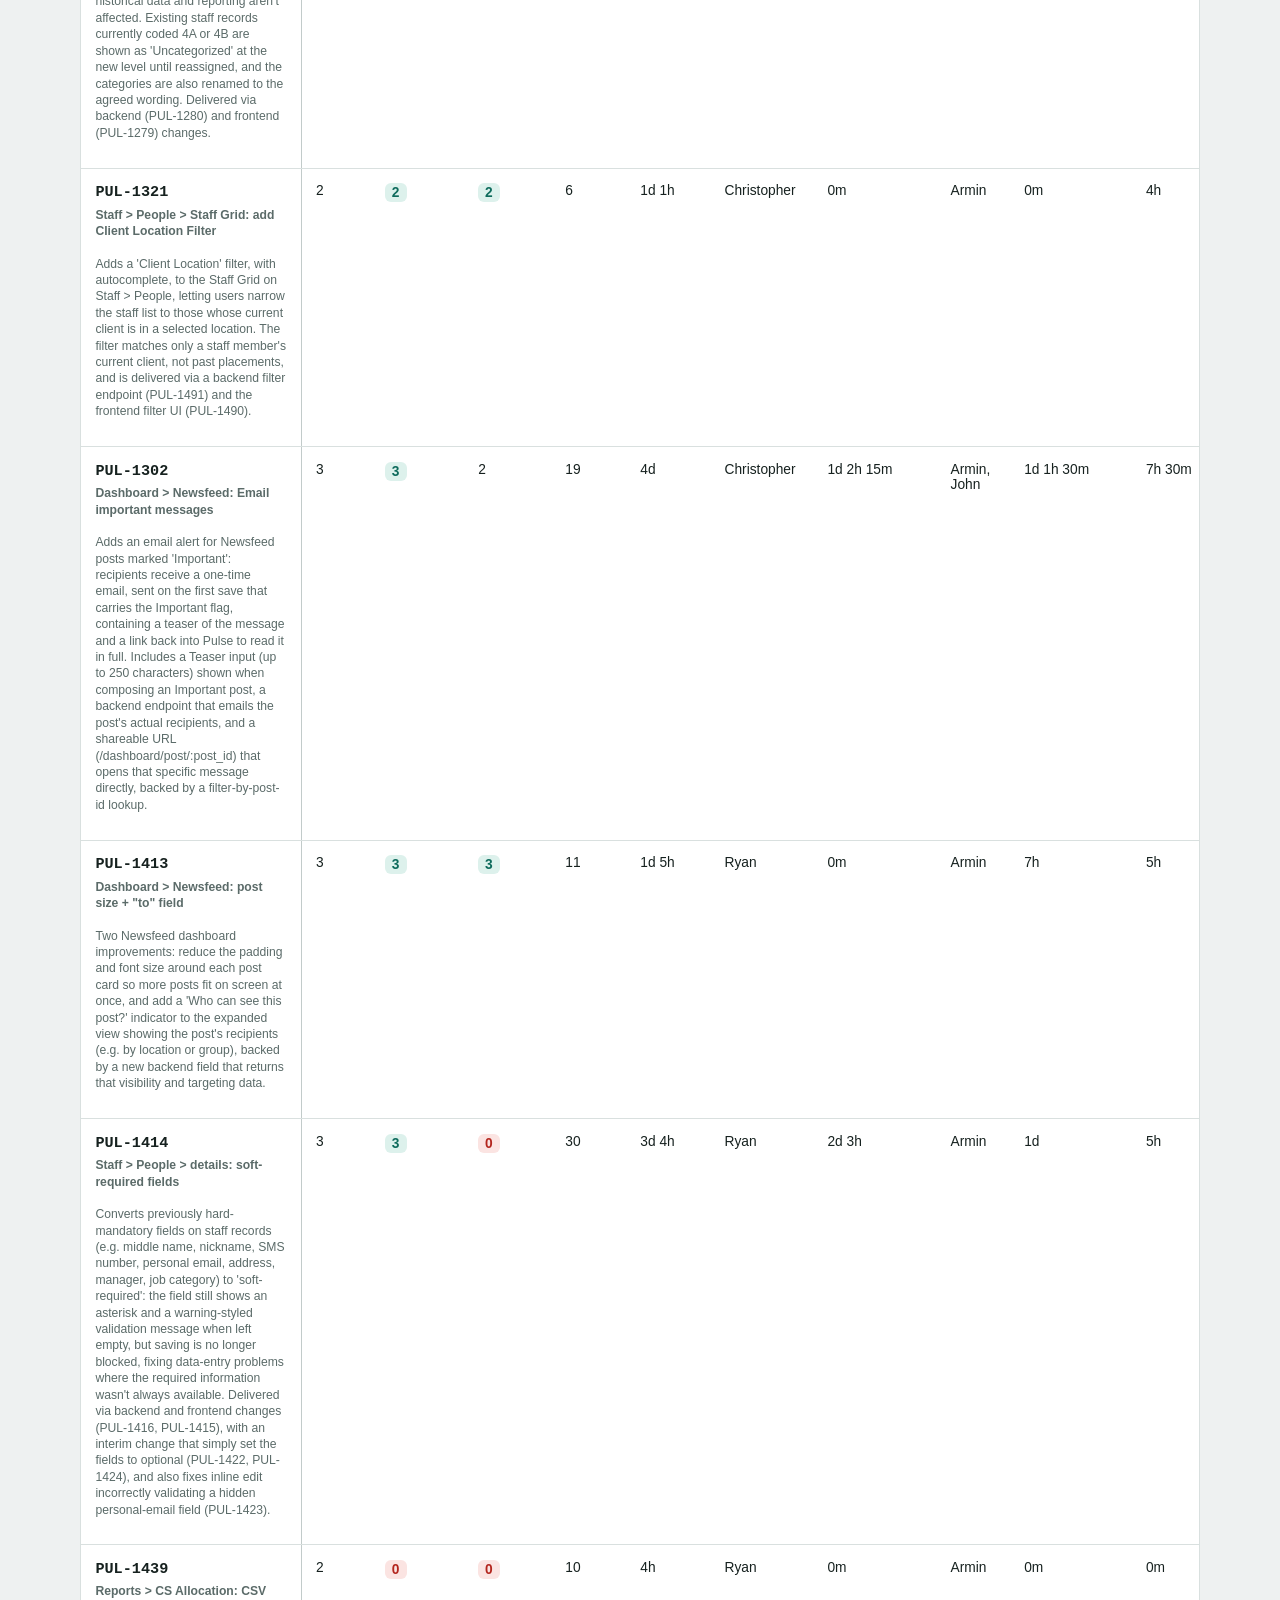
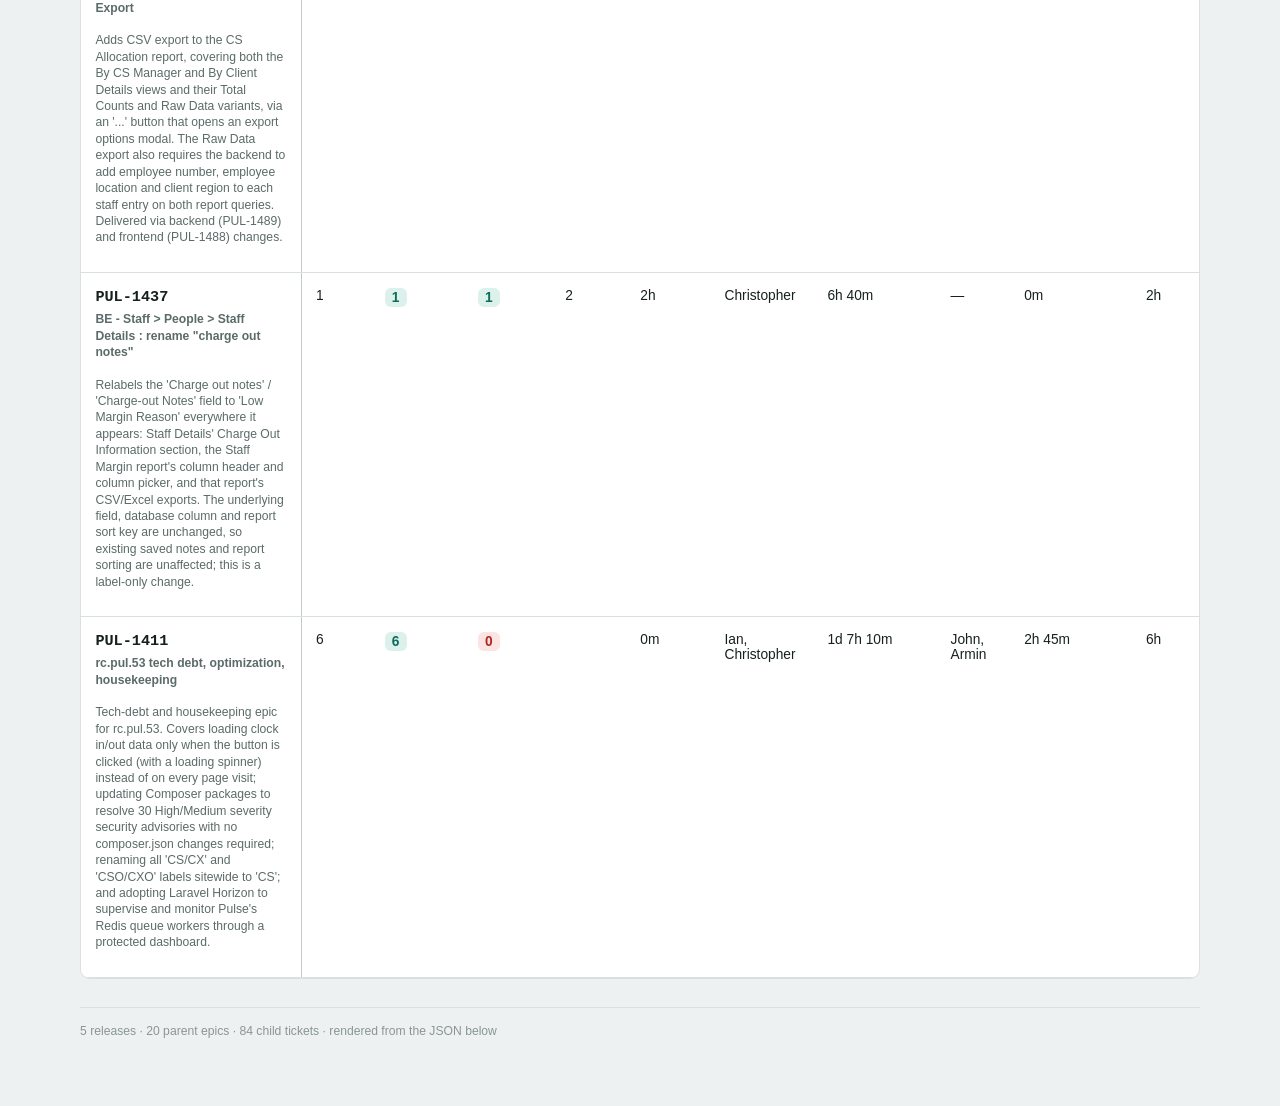
<file: release-progress-report-2026-10-02.html>
<!DOCTYPE html>
<html lang="en">

<head>
  <meta charset="UTF-8" />
  <meta name="viewport" content="width=device-width, initial-scale=1.0" />
  <title>Pulse Progress Report</title>
  <link rel="stylesheet" href="assets/progress-report/styles.css" />
</head>

<body>

  <header class="page-head">
    <div class="page-head-top">
      <p class="eyebrow">Pulse Project</p>
      <button type="button" class="options-trigger" id="open-options">⚙ Options</button>
    </div>
    <h1>Progress Report - Oct 02, 2026</h1>
    <p class="subtitle">description here</p>
  </header>

  <dialog class="options-modal" id="options-modal">
    <div class="options-modal-head">
      <p class="options-modal-title">Options</p>
      <button type="button" class="options-modal-close" id="close-options" aria-label="Close">×</button>
    </div>
    <div class="options-modal-body">
      <label class="toggle-control">
        <input type="checkbox" id="toggle-columns">
        <span>Show Kanban view</span>
      </label>
      <label class="toggle-control">
        <input type="checkbox" id="toggle-monitor">
        <span>Show [Monitor only] column</span>
      </label>
      <label class="toggle-control">
        <input type="checkbox" id="toggle-status">
        <span>Show Status</span>
      </label>
      <label class="toggle-control">
        <input type="checkbox" id="toggle-calendar">
        <span>Show calendar</span>
      </label>
    </div>
  </dialog>

  <div id="report-root"></div>

  <footer id="report-footer"></footer>

  <div style="display:none">
  <details class="editor-panel" id="editor-panel">
    <summary>Edit data (JSON)</summary>
    <div class="editor-body">
      <p class="editor-hint">
        One row per record, matching the source CSV exactly:
        <code>{ "parent": "PLS-XXXX", "intermediate": "", "child": "PLS-XXXX", "status": "…" }</code> — leave
        <code>intermediate</code> as an empty string when a child sits directly under its parent. Add, remove, or
        re-status rows, then press Apply. New statuses get their own column automatically.
      </p>
      <textarea id="json-editor" class="json-editor" spellcheck="false"></textarea>
      <div class="editor-actions">
        <button type="button" class="btn-primary" id="apply-btn">Apply changes</button>
        <button type="button" class="btn-ghost" id="reset-btn">Reset to original</button>
        <button type="button" class="btn-ghost" id="download-btn">Download JSON</button>
        <span class="editor-status" id="editor-status"></span>
      </div>
    </div>
  </details>

  <details class="editor-panel" id="desc-editor-panel">
    <summary>Edit parent descriptions (JSON)</summary>
    <div class="editor-body">
      <p class="editor-hint">
        One entry per parent: <code>{ "release": "v3.1.1", "parent": "PLS-XXXX", "desc": "…" }</code>.
        <code>release</code> determines which table a parent's row appears in — each distinct release gets its own
        table, in order of first appearance. Parents with no matching entry here are grouped under "No release" and show
        just the key.
      </p>
      <textarea id="desc-json-editor" class="json-editor" spellcheck="false"></textarea>
      <div class="editor-actions">
        <button type="button" class="btn-primary" id="desc-apply-btn">Apply changes</button>
        <button type="button" class="btn-ghost" id="desc-reset-btn">Reset to original</button>
        <button type="button" class="btn-ghost" id="desc-download-btn">Download JSON</button>
        <span class="editor-status" id="desc-editor-status"></span>
      </div>
    </div>
  </details>

  <details class="editor-panel" id="effort-editor-panel">
    <summary>Edit parent effort (JSON)</summary>
    <div class="editor-body">
      <p class="editor-hint">
        One entry per parent:
        <code>{ "parent": "PLS-XXXX", "dev_est": 0, "dev_time": 0, "qa_est": 0, "qa_time": 0 }</code>. Shown under the
        totals as Dev Est., Dev Time, QA Est., QA Time, formatted to 2 decimal places. Parents with no matching entry
        here show "—" for all four.
      </p>
      <textarea id="effort-json-editor" class="json-editor" spellcheck="false"></textarea>
      <div class="editor-actions">
        <button type="button" class="btn-primary" id="effort-apply-btn">Apply changes</button>
        <button type="button" class="btn-ghost" id="effort-reset-btn">Reset to original</button>
        <button type="button" class="btn-ghost" id="effort-download-btn">Download JSON</button>
        <span class="editor-status" id="effort-editor-status"></span>
      </div>
    </div>
  </details>
  </div>

  <script src="assets/shared/work-items.js"></script>
  <script src="assets/progress-report/2026-10-02/tickets.js"></script>
  <script src="assets/worklogs/worklogs-all-72695.js" ></script>
  <script src="assets/progress-report/main.js"></script>

</body>

</html>
</file>
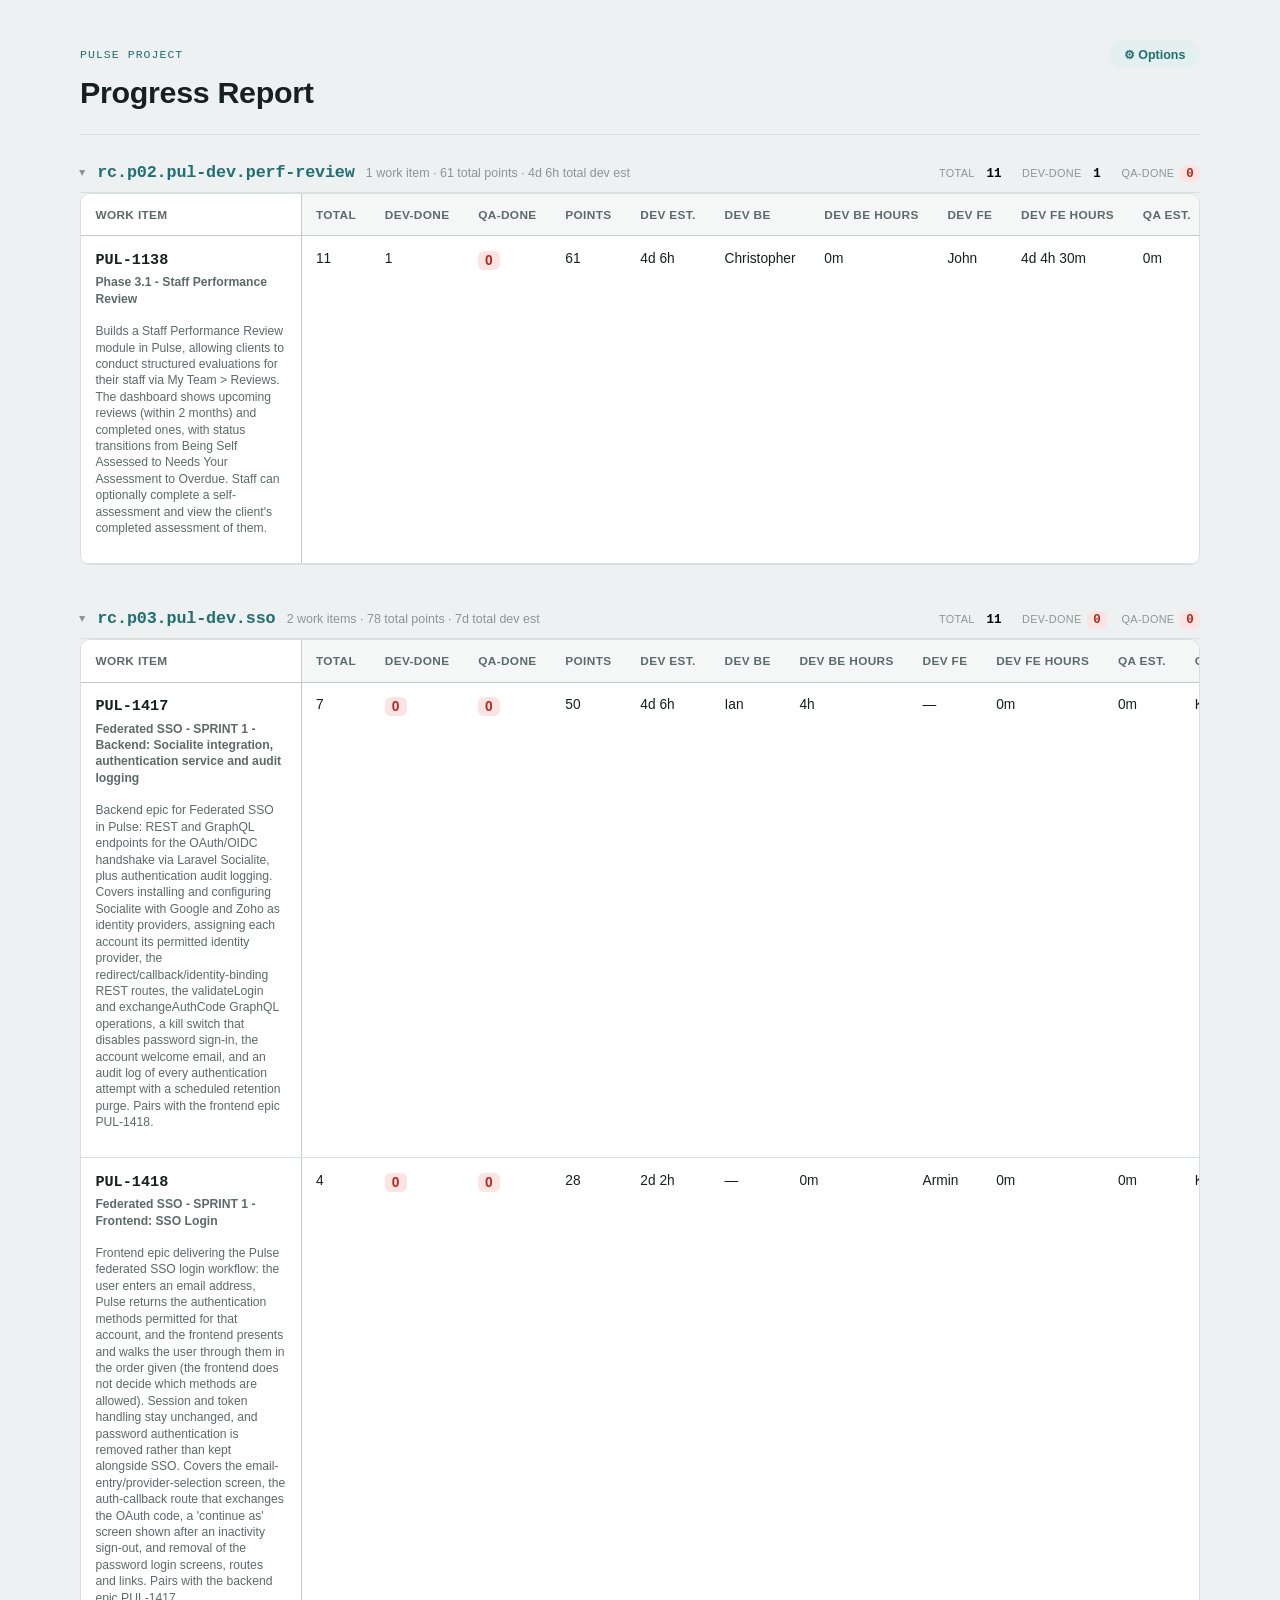
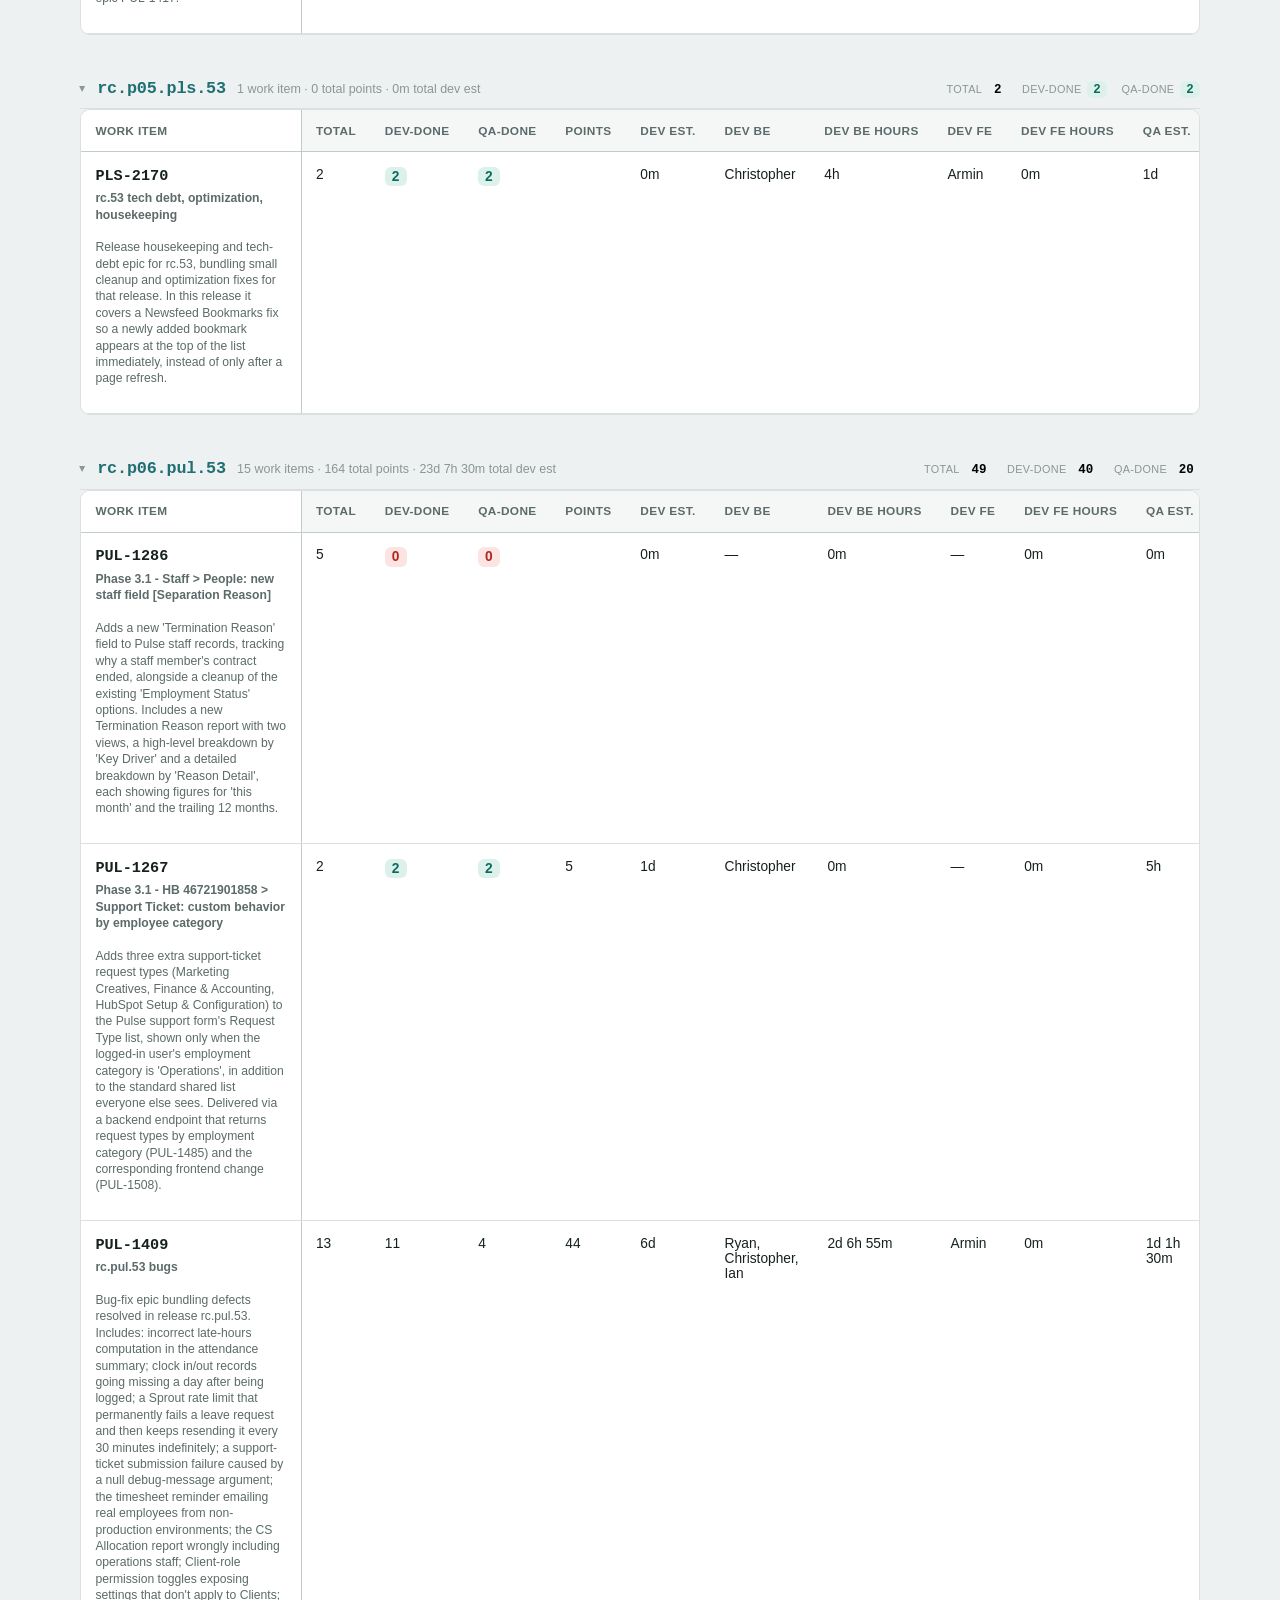
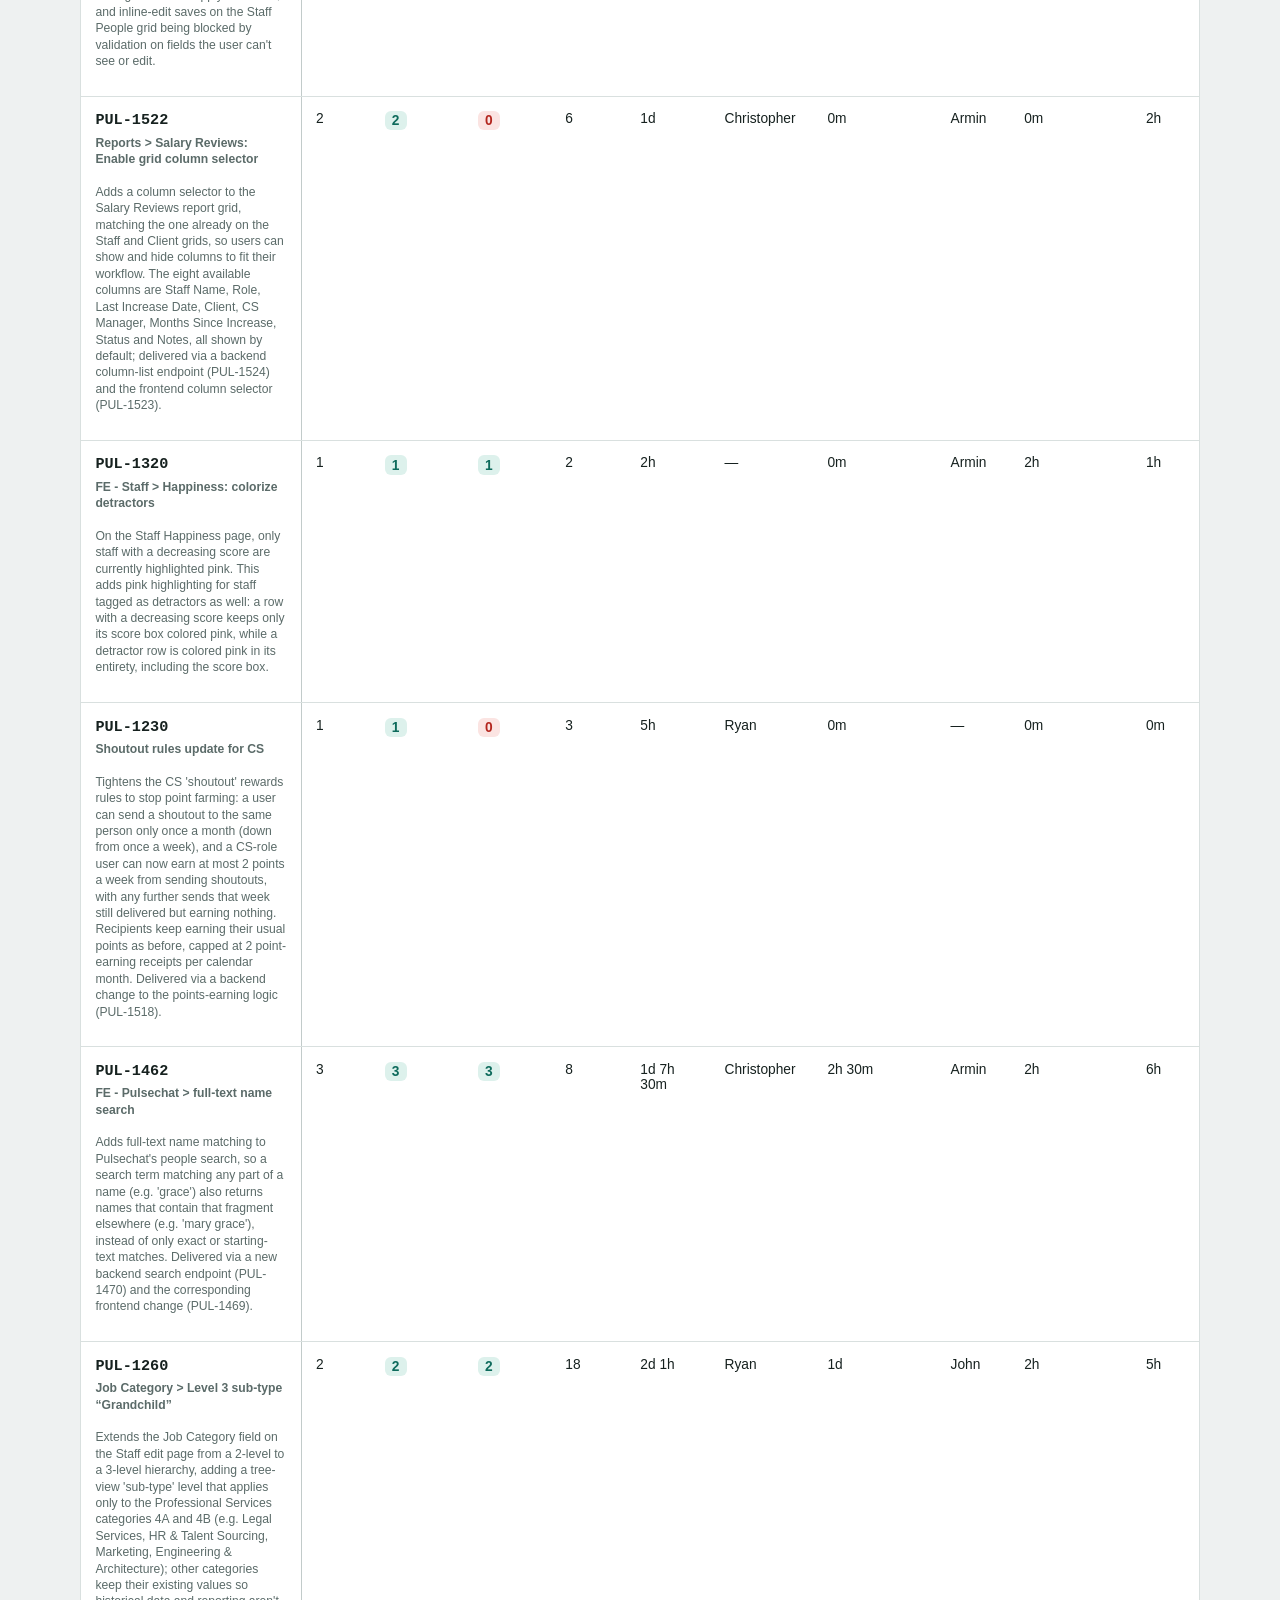
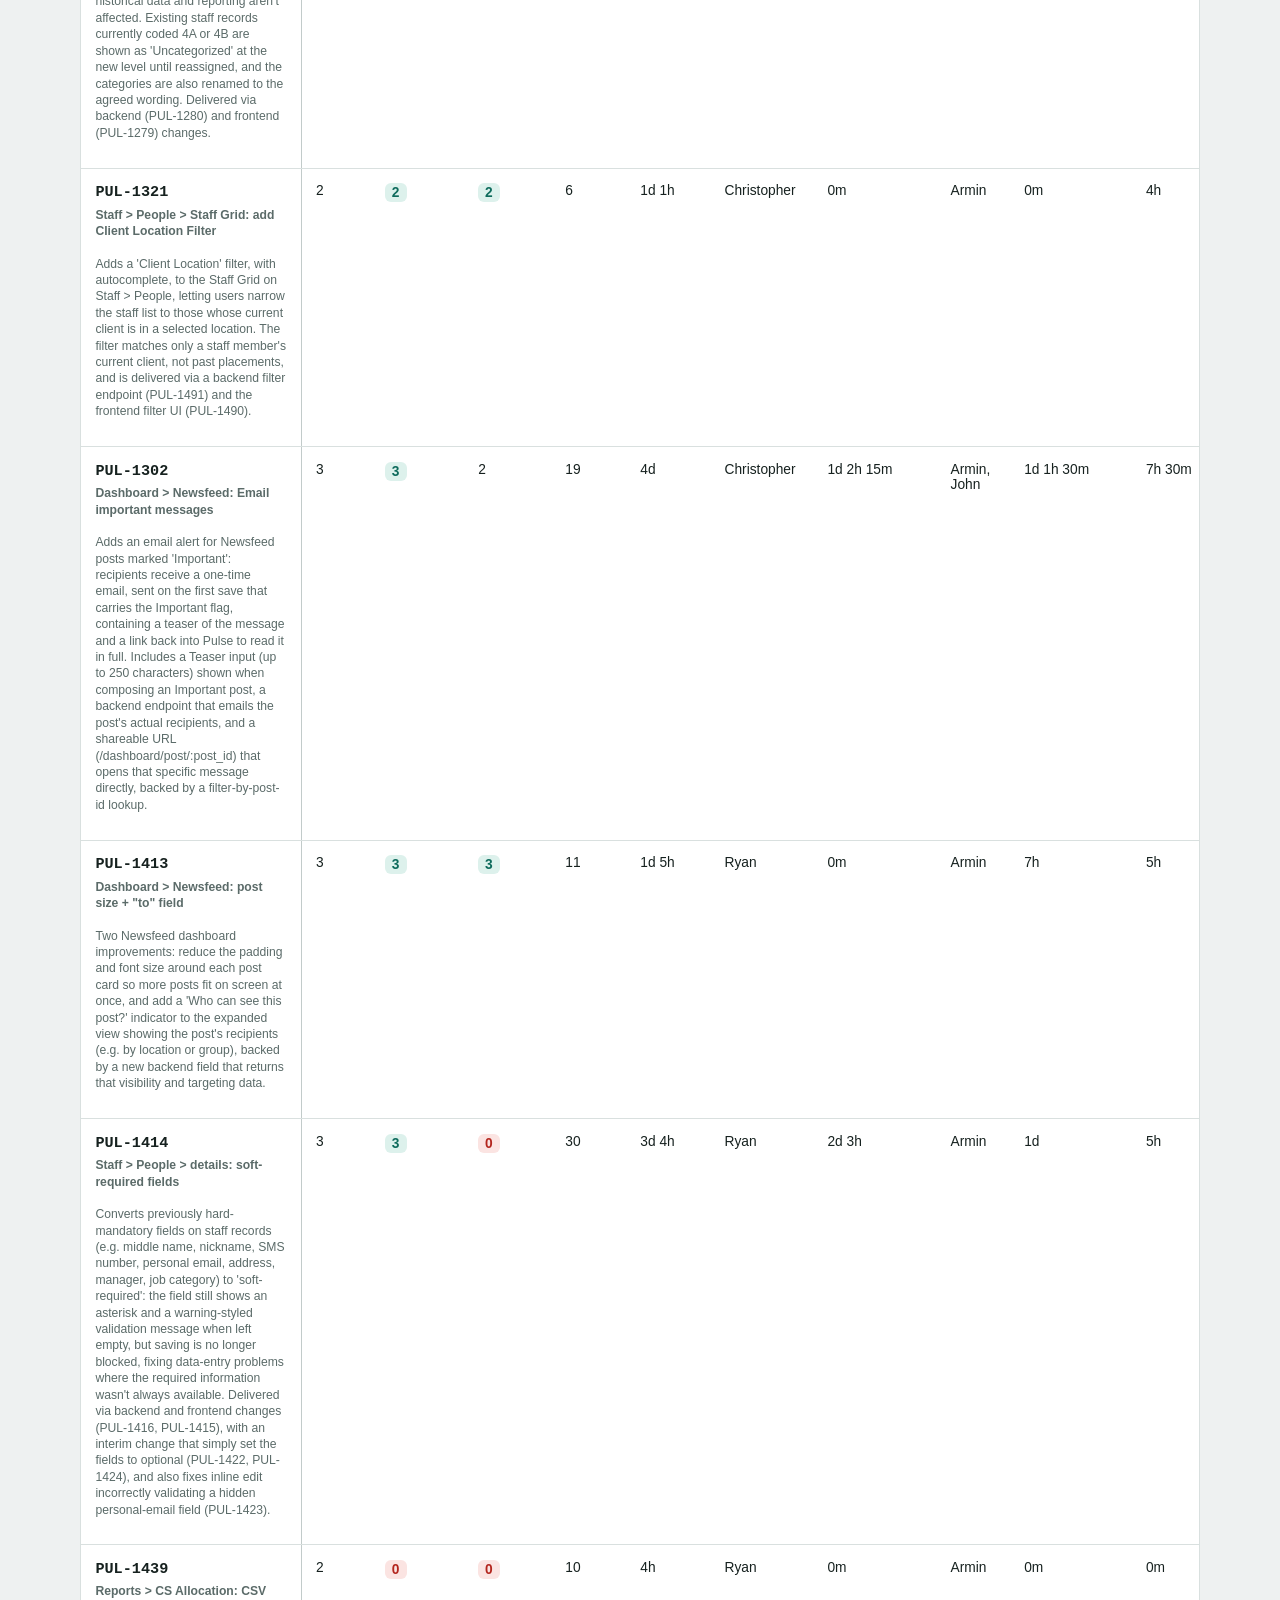
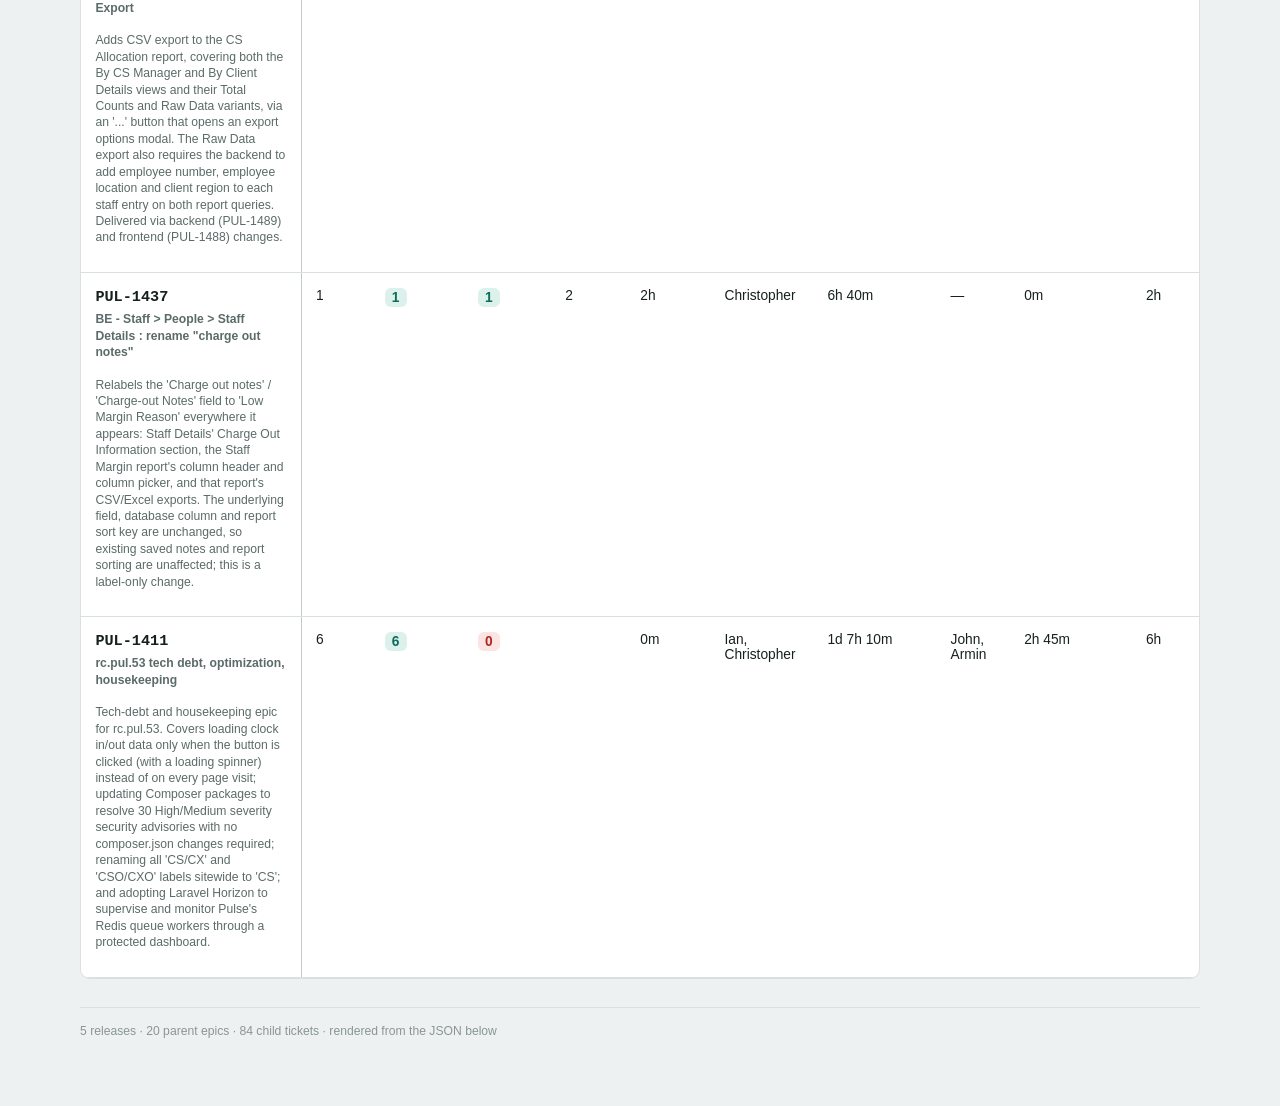
<file: release-progress-report.html>
<!DOCTYPE html>
<html lang="en">

<head>
  <meta charset="UTF-8" />
  <meta name="viewport" content="width=device-width, initial-scale=1.0" />
  <title>Pulse Progress Report</title>
  <link rel="stylesheet" href="assets/progress-report/styles.css" />
</head>

<body>

  <header class="page-head">
    <div class="page-head-top">
      <p class="eyebrow">Pulse Project</p>
      <button type="button" class="options-trigger" id="open-options">⚙ Options</button>
    </div>
    <h1>Progress Report</h1>
    <p class="subtitle">description here</p>
  </header>

  <dialog class="options-modal" id="options-modal">
    <div class="options-modal-head">
      <p class="options-modal-title">Options</p>
      <button type="button" class="options-modal-close" id="close-options" aria-label="Close">×</button>
    </div>
    <div class="options-modal-body">
      <label class="toggle-control">
        <input type="checkbox" id="toggle-columns">
        <span>Show Kanban view</span>
      </label>
      <label class="toggle-control">
        <input type="checkbox" id="toggle-monitor">
        <span>Show [Monitor only] column</span>
      </label>
      <label class="toggle-control">
        <input type="checkbox" id="toggle-status">
        <span>Show Status</span>
      </label>
      <label class="toggle-control">
        <input type="checkbox" id="toggle-calendar">
        <span>Show calendar</span>
      </label>
    </div>
  </dialog>

  <div id="report-root"></div>

  <footer id="report-footer"></footer>

  <div style="display:none">
  <details class="editor-panel" id="editor-panel">
    <summary>Edit data (JSON)</summary>
    <div class="editor-body">
      <p class="editor-hint">
        One row per record, matching the source CSV exactly:
        <code>{ "parent": "PLS-XXXX", "intermediate": "", "child": "PLS-XXXX", "status": "…" }</code> — leave
        <code>intermediate</code> as an empty string when a child sits directly under its parent. Add, remove, or
        re-status rows, then press Apply. New statuses get their own column automatically.
      </p>
      <textarea id="json-editor" class="json-editor" spellcheck="false"></textarea>
      <div class="editor-actions">
        <button type="button" class="btn-primary" id="apply-btn">Apply changes</button>
        <button type="button" class="btn-ghost" id="reset-btn">Reset to original</button>
        <button type="button" class="btn-ghost" id="download-btn">Download JSON</button>
        <span class="editor-status" id="editor-status"></span>
      </div>
    </div>
  </details>

  <details class="editor-panel" id="desc-editor-panel">
    <summary>Edit parent descriptions (JSON)</summary>
    <div class="editor-body">
      <p class="editor-hint">
        One entry per parent: <code>{ "release": "v3.1.1", "parent": "PLS-XXXX", "desc": "…" }</code>.
        <code>release</code> determines which table a parent's row appears in — each distinct release gets its own
        table, in order of first appearance. Parents with no matching entry here are grouped under "No release" and show
        just the key.
      </p>
      <textarea id="desc-json-editor" class="json-editor" spellcheck="false"></textarea>
      <div class="editor-actions">
        <button type="button" class="btn-primary" id="desc-apply-btn">Apply changes</button>
        <button type="button" class="btn-ghost" id="desc-reset-btn">Reset to original</button>
        <button type="button" class="btn-ghost" id="desc-download-btn">Download JSON</button>
        <span class="editor-status" id="desc-editor-status"></span>
      </div>
    </div>
  </details>

  <details class="editor-panel" id="effort-editor-panel">
    <summary>Edit parent effort (JSON)</summary>
    <div class="editor-body">
      <p class="editor-hint">
        One entry per parent:
        <code>{ "parent": "PLS-XXXX", "dev_est": 0, "dev_time": 0, "qa_est": 0, "qa_time": 0 }</code>. Shown under the
        totals as Dev Est., Dev Time, QA Est., QA Time, formatted to 2 decimal places. Parents with no matching entry
        here show "—" for all four.
      </p>
      <textarea id="effort-json-editor" class="json-editor" spellcheck="false"></textarea>
      <div class="editor-actions">
        <button type="button" class="btn-primary" id="effort-apply-btn">Apply changes</button>
        <button type="button" class="btn-ghost" id="effort-reset-btn">Reset to original</button>
        <button type="button" class="btn-ghost" id="effort-download-btn">Download JSON</button>
        <span class="editor-status" id="effort-editor-status"></span>
      </div>
    </div>
  </details>
  </div>

  <script src="assets/shared/work-items.js"></script>
  <script src="assets/progress-report/tickets.js"></script>
  <script src="assets/worklogs/worklogs-all-72695.js" ></script>
  <script src="assets/progress-report/main.js"></script>

</body>

</html>
</file>
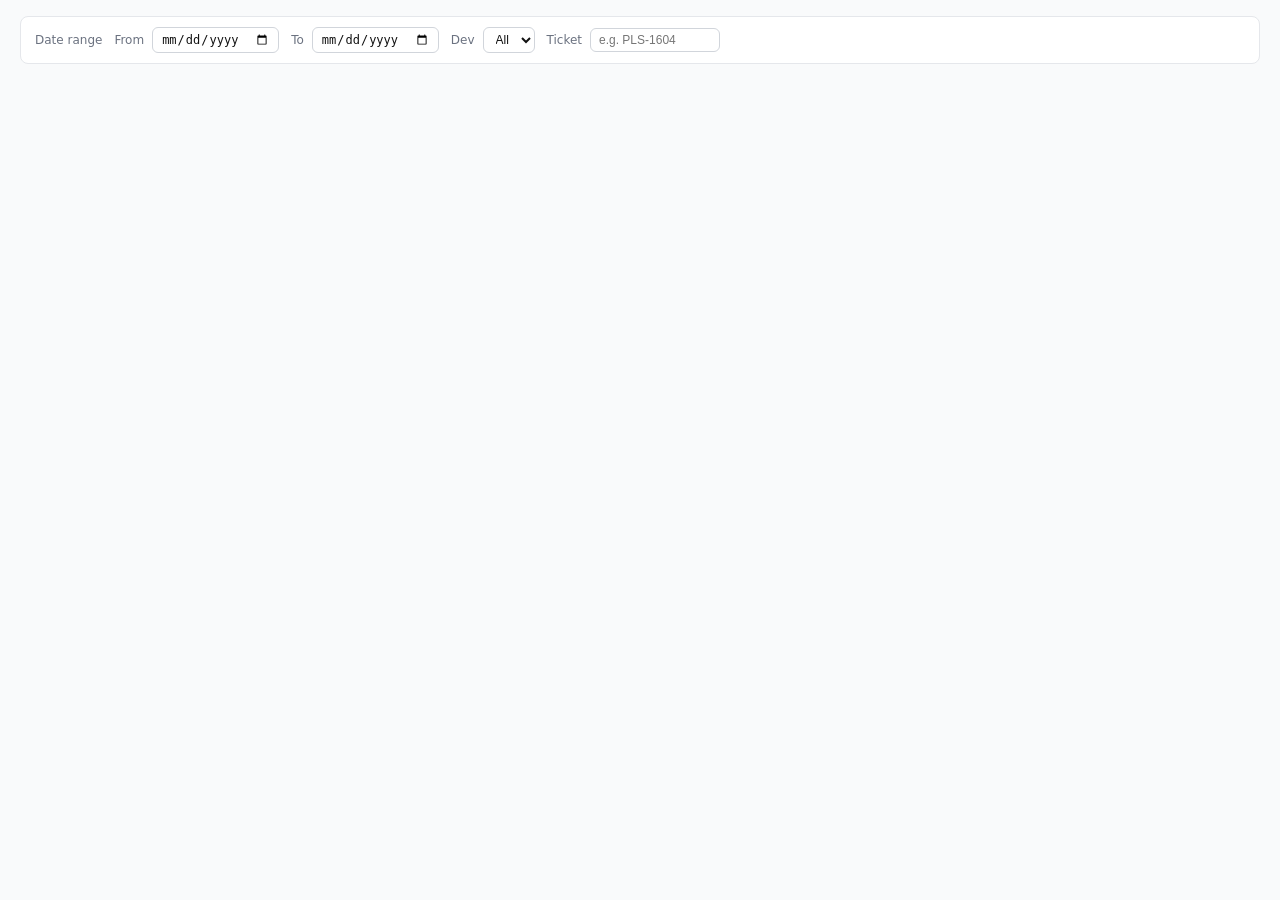
<file: ticket-progress-jay-15622.html>
<!DOCTYPE html>
<html lang="en">
<head>
  <meta charset="UTF-8" />
  <meta name="viewport" content="width=device-width, initial-scale=1.0" />
  <title>Pulse Ticket Progress</title>
  <link rel="stylesheet" href="assets/worklogs/styles.css" />
</head>
<body>

  <div class="filters">
    <span class="filter-label">Date range</span>
    <div class="filter-group">
      <label for="from">From</label>
      <input type="date" id="from" />
    </div>
    <div class="filter-group">
      <label for="to">To</label>
      <input type="date" id="to" />
    </div>
    <div class="filter-group">
      <label for="devFilter">Dev</label>
      <select id="devFilter">
        <option value="all">All</option>
      </select>
    </div>
    <div class="filter-group">
      <label for="ticketFilter">Ticket</label>
      <input type="text" id="ticketFilter" placeholder="e.g. PLS-1604" style="width:130px;" />
    </div>
    <span class="stats" id="stats"></span>
  </div>

  <div class="legend" id="legend"></div>
  <div id="tableContainer"></div>
 
  <script src="assets/worklogs/tasks.js" ></script>
  <script src="assets/worklogs/worklogs-jay-15622.js" ></script>
  <script src="assets/worklogs/main.js" ></script>
  
</body>
</html>
</file>
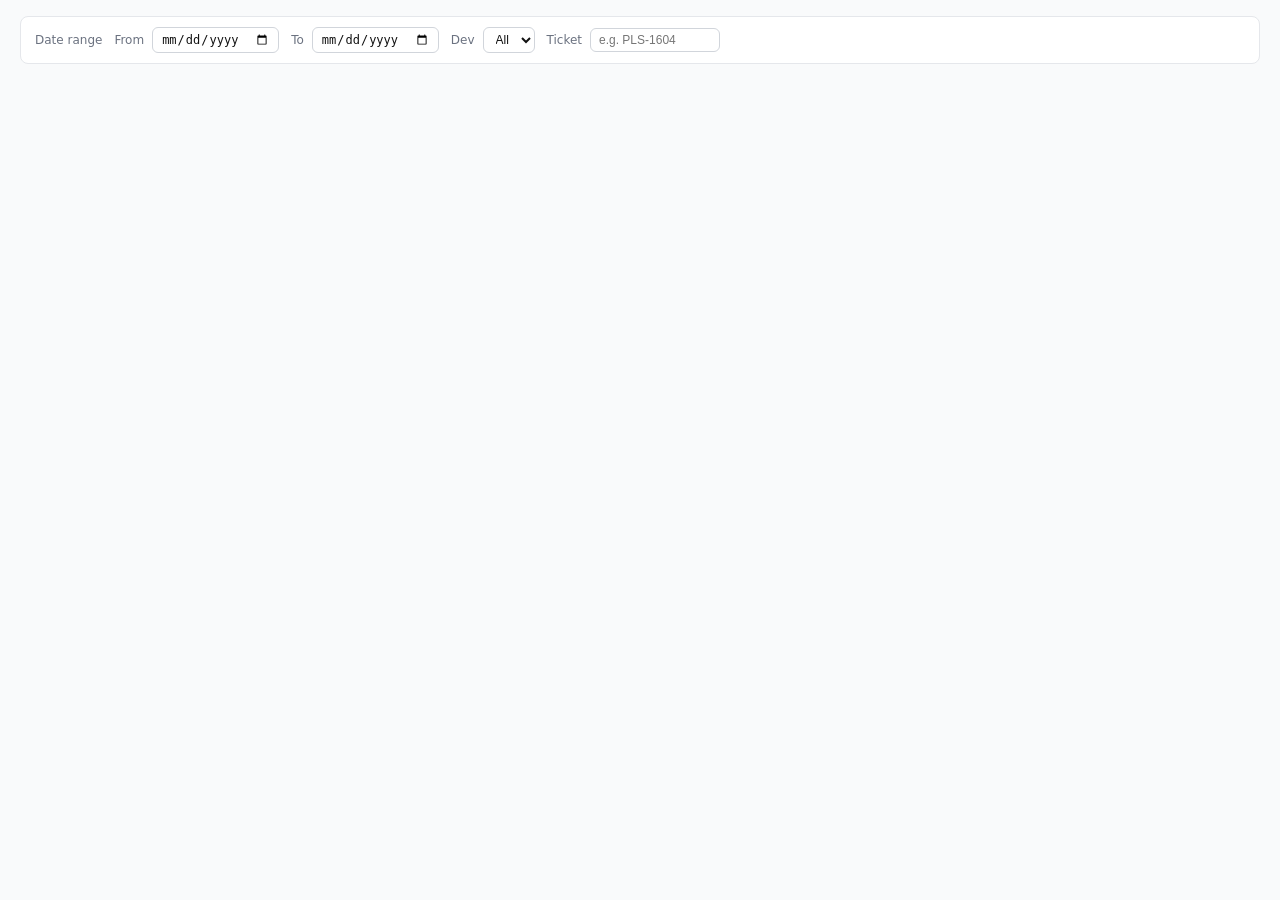
<file: ticket-progress-kate-91577.html>
<!DOCTYPE html>
<html lang="en">
<head>
  <meta charset="UTF-8" />
  <meta name="viewport" content="width=device-width, initial-scale=1.0" />
  <title>Pulse Ticket Progress</title>
  <link rel="stylesheet" href="assets/worklogs/styles.css" />
</head>
<body>

  <div class="filters">
    <span class="filter-label">Date range</span>
    <div class="filter-group">
      <label for="from">From</label>
      <input type="date" id="from" />
    </div>
    <div class="filter-group">
      <label for="to">To</label>
      <input type="date" id="to" />
    </div>
    <div class="filter-group">
      <label for="devFilter">Dev</label>
      <select id="devFilter">
        <option value="all">All</option>
      </select>
    </div>
    <div class="filter-group">
      <label for="ticketFilter">Ticket</label>
      <input type="text" id="ticketFilter" placeholder="e.g. PLS-1604" style="width:130px;" />
    </div>
    <span class="stats" id="stats"></span>
  </div>

  <div class="legend" id="legend"></div>
  <div id="tableContainer"></div>
 
  <script src="assets/worklogs/tasks.js" ></script>
  <script src="assets/worklogs/worklogs-kate-91577.js" ></script>
  <script src="assets/worklogs/main.js" ></script>
  
</body>
</html>
</file>
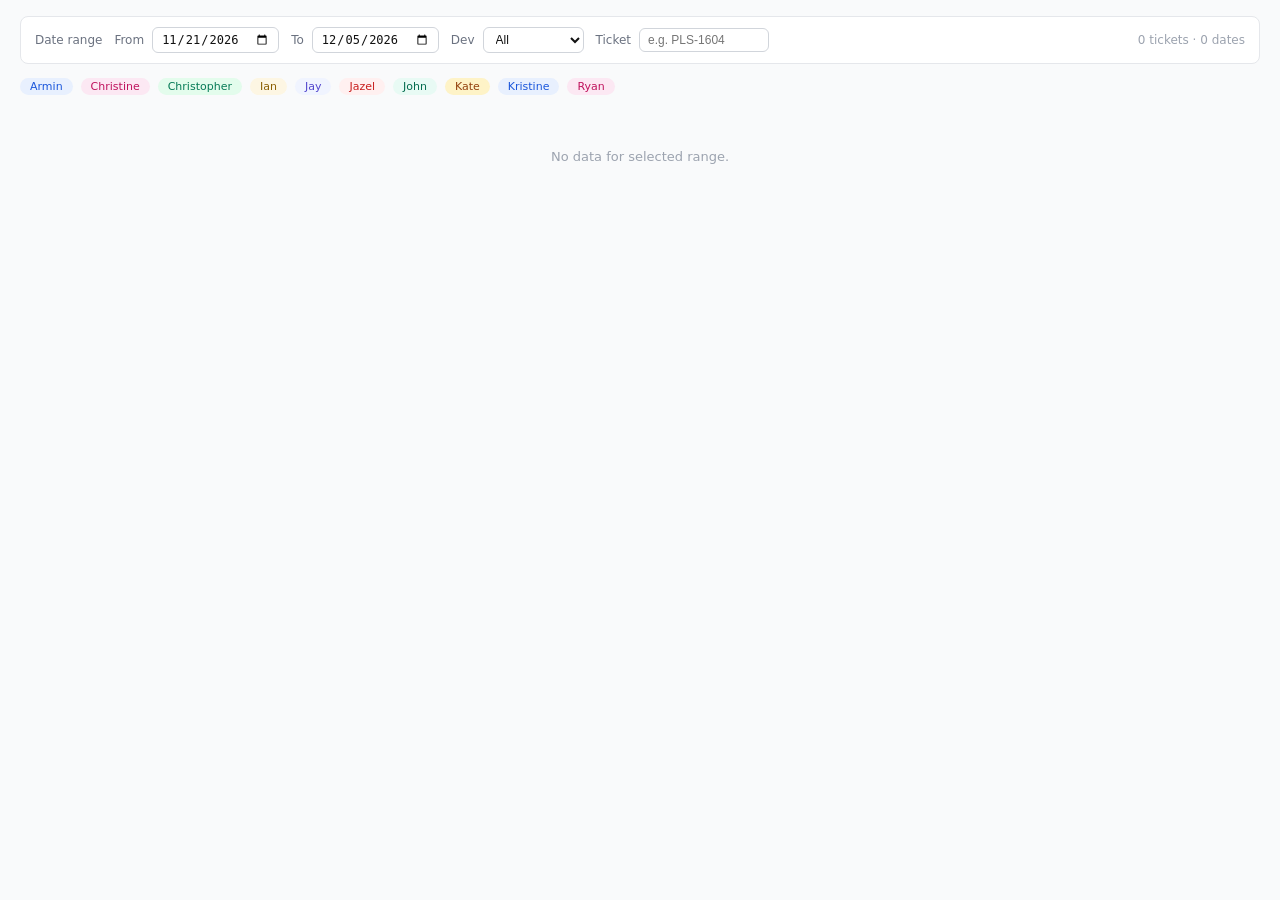
<file: ticket-progress.html>
<!DOCTYPE html>
<html lang="en">
<head>
  <meta charset="UTF-8" />
  <meta name="viewport" content="width=device-width, initial-scale=1.0" />
  <title>Pulse Ticket Progress</title>
  <link rel="stylesheet" href="assets/worklogs/styles.css" />
</head>
<body>

  <div class="filters">
    <span class="filter-label">Date range</span>
    <div class="filter-group">
      <label for="from">From</label>
      <input type="date" id="from" />
    </div>
    <div class="filter-group">
      <label for="to">To</label>
      <input type="date" id="to" />
    </div>
    <div class="filter-group">
      <label for="devFilter">Dev</label>
      <select id="devFilter">
        <option value="all">All</option>
      </select>
    </div>
    <div class="filter-group">
      <label for="ticketFilter">Ticket</label>
      <input type="text" id="ticketFilter" placeholder="e.g. PLS-1604" style="width:130px;" />
    </div>
    <span class="stats" id="stats"></span>
  </div>

  <div class="legend" id="legend"></div>
  <div id="tableContainer"></div>
 
  <script src="assets/worklogs/tasks.js" ></script>
  <script src="assets/worklogs/worklogs-all-72695.js" ></script>
  <script src="assets/worklogs/main.js" ></script>
  
</body>
</html>
</file>
<file: assets/progress-report/styles.css>
:root {
    --bg: #EEF1F1;
    --surface: #FFFFFF;
    --surface-sunken: #F5F7F7;
    --border: #D9E0DF;
    --border-strong: #C2CBCA;
    --text: #16211F;
    --text-muted: #5B6B69;
    --text-faint: #8A9694;
    --accent: #1F6F73;
    --accent-soft: #E3F0EF;

    --status-monitor: #8A94A3;      --status-monitor-bg: #EEF0F3;
    --status-qa-progress: #B9791E;  --status-qa-progress-bg: #FBF0DE;
    --status-qa-review: #7452B8;    --status-qa-review-bg: #EFE9FA;
    --status-code-review: #3159C4;  --status-code-review-bg: #E7ECFB;
    --status-release-ready: #237A47;--status-release-ready-bg: #E4F4E9;
    --status-done: #0E6B5C;         --status-done-bg: #DDF1EC;
    --status-danger: #B3261E;       --status-danger-bg: #FBE4E2;
    --status-fallback-1: #B4562F;   --status-fallback-1-bg: #FBE9E0;
    --status-fallback-2: #2E8FA6;   --status-fallback-2-bg: #E1F1F5;
    --status-fallback-3: #9A6B1C;   --status-fallback-3-bg: #F7EDD9;
    --status-fallback-4: #6E7A2E;   --status-fallback-4-bg: #EDF1DE;
  }

  @media (prefers-color-scheme: dark) {
    :root {
      --bg: #10171A; --surface: #171F23; --surface-sunken: #131A1D;
      --border: #2A3438; --border-strong: #38454A;
      --text: #E7EEEE; --text-muted: #93A5A3; --text-faint: #647573;
      --accent: #4FBAB8; --accent-soft: #16302F;

      --status-monitor: #97A2AF;      --status-monitor-bg: #232B33;
      --status-qa-progress: #E0A94D;  --status-qa-progress-bg: #332714;
      --status-qa-review: #A78DE0;    --status-qa-review-bg: #291F3D;
      --status-code-review: #7C9BF2;  --status-code-review-bg: #1C2740;
      --status-release-ready: #5BC583;--status-release-ready-bg: #16301F;
      --status-done: #4FD3B8;         --status-done-bg: #10312A;
      --status-danger: #E5726E;       --status-danger-bg: #34201F;
      --status-fallback-1: #E08A5C;   --status-fallback-1-bg: #34211A;
      --status-fallback-2: #6FC3D8;   --status-fallback-2-bg: #142A2E;
      --status-fallback-3: #D9B15C;   --status-fallback-3-bg: #322A15;
      --status-fallback-4: #B4C265;   --status-fallback-4-bg: #262B14;
    }
  }
  :root[data-theme="dark"] {
    --bg: #10171A; --surface: #171F23; --surface-sunken: #131A1D;
    --border: #2A3438; --border-strong: #38454A;
    --text: #E7EEEE; --text-muted: #93A5A3; --text-faint: #647573;
    --accent: #4FBAB8; --accent-soft: #16302F;

    --status-monitor: #97A2AF;      --status-monitor-bg: #232B33;
    --status-qa-progress: #E0A94D;  --status-qa-progress-bg: #332714;
    --status-qa-review: #A78DE0;    --status-qa-review-bg: #291F3D;
    --status-code-review: #7C9BF2;  --status-code-review-bg: #1C2740;
    --status-release-ready: #5BC583;--status-release-ready-bg: #16301F;
    --status-done: #4FD3B8;         --status-done-bg: #10312A;
    --status-danger: #E5726E;       --status-danger-bg: #34201F;
    --status-fallback-1: #E08A5C;   --status-fallback-1-bg: #34211A;
    --status-fallback-2: #6FC3D8;   --status-fallback-2-bg: #142A2E;
    --status-fallback-3: #D9B15C;   --status-fallback-3-bg: #322A15;
    --status-fallback-4: #B4C265;   --status-fallback-4-bg: #262B14;
  }
  :root[data-theme="light"] {
    --bg: #EEF1F1; --surface: #FFFFFF; --surface-sunken: #F5F7F7;
    --border: #D9E0DF; --border-strong: #C2CBCA;
    --text: #16211F; --text-muted: #5B6B69; --text-faint: #8A9694;
    --accent: #1F6F73; --accent-soft: #E3F0EF;

    --status-monitor: #8A94A3;      --status-monitor-bg: #EEF0F3;
    --status-qa-progress: #B9791E;  --status-qa-progress-bg: #FBF0DE;
    --status-qa-review: #7452B8;    --status-qa-review-bg: #EFE9FA;
    --status-code-review: #3159C4;  --status-code-review-bg: #E7ECFB;
    --status-release-ready: #237A47;--status-release-ready-bg: #E4F4E9;
    --status-done: #0E6B5C;         --status-done-bg: #DDF1EC;
    --status-danger: #B3261E;       --status-danger-bg: #FBE4E2;
    --status-fallback-1: #B4562F;   --status-fallback-1-bg: #FBE9E0;
    --status-fallback-2: #2E8FA6;   --status-fallback-2-bg: #E1F1F5;
    --status-fallback-3: #9A6B1C;   --status-fallback-3-bg: #F7EDD9;
    --status-fallback-4: #6E7A2E;   --status-fallback-4-bg: #EDF1DE;
  }

  * { box-sizing: border-box; }

  body {
    background: var(--bg);
    color: var(--text);
    font-family: var(--font-body);
    padding: 2.5rem clamp(1rem, 4vw, 3rem) 4rem;
    display: flex;
    flex-direction: column;
    gap: 1.75rem;
    max-width: 95%;
    margin: 0 auto;
    --font-head: -apple-system, "Segoe UI Semibold", "Segoe UI", "Helvetica Neue", Arial, sans-serif;
    --font-body: "Segoe UI", -apple-system, "Helvetica Neue", Arial, sans-serif;
    --font-mono: "Cascadia Code", "Consolas", ui-monospace, "SFMono-Regular", Menlo, monospace;
  }

  .page-head {
    display: flex;
    flex-direction: column;
    gap: 0.4rem;
    border-bottom: 1px solid var(--border);
    padding-bottom: 1.5rem;
  }

  .eyebrow {
    font-family: var(--font-mono);
    font-size: 0.72rem;
    letter-spacing: 0.09em;
    text-transform: uppercase;
    color: var(--accent);
    margin: 0;
  }

  h1 {
    font-family: var(--font-head);
    font-size: clamp(1.5rem, 2.6vw, 1.9rem);
    font-weight: 700;
    letter-spacing: -0.01em;
    text-wrap: balance;
    margin: 0;
  }

  .subtitle {
    color: var(--text-muted);
    font-size: 0.92rem;
    margin: 0;
    max-width: 62ch;
    display: none;
  }

  .legend {
    display: none;
    flex-wrap: wrap;
    gap: 0.5rem 1.1rem;
    font-size: 0.78rem;
    color: var(--text-muted);
  }

  .legend-item {
    display: inline-flex;
    align-items: center;
    gap: 0.4rem;
  }

  .legend-dot {
    width: 8px;
    height: 8px;
    border-radius: 2px;
    flex: none;
  }

  .page-head-top {
    display: flex;
    align-items: center;
    justify-content: space-between;
    gap: 1rem;
  }

  .options-trigger {
    font-family: var(--font-body);
    font-size: 0.78rem;
    font-weight: 600;
    color: var(--accent);
    background: var(--accent-soft);
    border: 1px solid transparent;
    border-radius: 999px;
    padding: 0.35rem 0.85rem;
    cursor: pointer;
    flex: none;
  }

  .options-trigger:hover {
    border-color: var(--accent);
  }

  .options-trigger:focus-visible {
    outline: 2px solid var(--accent);
    outline-offset: 2px;
  }

  .options-modal {
    border: 1px solid var(--border-strong);
    border-radius: 12px;
    background: var(--surface);
    color: var(--text);
    padding: 1.1rem 1.3rem 1.3rem;
    min-width: 320px;
    box-shadow: 0 12px 32px rgba(0, 0, 0, 0.18);
  }

  .options-modal::backdrop {
    background: rgba(16, 23, 26, 0.45);
  }

  .options-modal-head {
    display: flex;
    align-items: center;
    justify-content: space-between;
    gap: 1rem;
    border-bottom: 1px solid var(--border);
    padding-bottom: 0.6rem;
    margin-bottom: 0.9rem;
  }

  .options-modal-title {
    margin: 0;
    font-family: var(--font-head);
    font-size: 0.95rem;
    font-weight: 700;
  }

  .options-modal-close {
    font-size: 1.1rem;
    line-height: 1;
    color: var(--text-faint);
    background: none;
    border: none;
    cursor: pointer;
    padding: 0.15rem 0.4rem;
    border-radius: 6px;
  }

  .options-modal-close:hover {
    color: var(--text);
    background: var(--surface-sunken);
  }

  .options-modal-body {
    display: flex;
    flex-direction: column;
    gap: 0.7rem;
  }

  #report-root {
    display: flex;
    flex-direction: column;
    gap: 2.75rem;
  }

  #release-no-release {
    display: none;
  }

  .release-section {
    display: flex;
    flex-direction: column;
    gap: 1rem;
  }

  .release-section:not([open]) > *:not(summary) {
    display: none;
  }

  .release-title {
    display: flex;
    align-items: baseline;
    gap: 0.7rem;
    flex-wrap: wrap;
    border-bottom: 1px solid var(--border);
    padding-bottom: 0.6rem;
    cursor: pointer;
    list-style: none;
  }

  .release-title::-webkit-details-marker {
    display: none;
  }

  .release-title::before {
    content: "▸";
    color: var(--text-faint);
    font-size: 0.75rem;
    transition: transform 0.15s ease;
  }

  details[open] > .release-title::before {
    transform: rotate(90deg);
  }

  .release-badge {
    font-family: var(--font-mono);
    font-size: 1.05rem;
    font-weight: 700;
    color: var(--accent);
    letter-spacing: -0.01em;
  }

  .release-meta {
    font-size: 0.78rem;
    color: var(--text-faint);
    font-variant-numeric: tabular-nums;
  }

  .release-stats {
    display: flex;
    align-items: baseline;
    gap: 0.9rem;
    margin-left: auto;
  }

  .release-stats .parent-stat {
    display: flex;
    align-items: baseline;
    gap: 0.35rem;
  }

  .release-stats .parent-stat-label {
    font-size: 0.68rem;
    letter-spacing: 0.03em;
    text-transform: uppercase;
    color: var(--text-faint);
    font-weight: 400;
  }

  .release-stats .parent-stat-value {
    font-family: var(--font-mono);
    font-size: 0.78rem;
    font-weight: 600;
    font-variant-numeric: tabular-nums;
    color: var(--text);
  }

  .toggle-control {
    display: inline-flex;
    align-items: center;
    gap: 0.5rem;
    font-size: 0.78rem;
    color: var(--text-muted);
    cursor: pointer;
    user-select: none;
    flex: none;
  }

  .toggle-control input[type="checkbox"] {
    appearance: none;
    width: 30px;
    height: 17px;
    border-radius: 999px;
    background: var(--border-strong);
    position: relative;
    cursor: pointer;
    flex: none;
    transition: background 0.15s ease;
  }

  .toggle-control input[type="checkbox"]::after {
    content: "";
    position: absolute;
    top: 2px;
    left: 2px;
    width: 13px;
    height: 13px;
    border-radius: 50%;
    background: var(--surface);
    transition: transform 0.15s ease;
  }

  .toggle-control input[type="checkbox"]:checked {
    background: var(--accent);
  }

  .toggle-control input[type="checkbox"]:checked::after {
    transform: translateX(13px);
  }

  .toggle-control input[type="checkbox"]:focus-visible {
    outline: 2px solid var(--accent);
    outline-offset: 2px;
  }

  @media (prefers-reduced-motion: reduce) {
    .toggle-control input[type="checkbox"],
    .toggle-control input[type="checkbox"]::after {
      transition: none;
    }
  }

  .table-wrap {
    overflow-x: auto;
    border: 1px solid var(--border);
    border-radius: 10px;
    background: var(--surface);
  }

  table {
    border-collapse: collapse;
    width: 100%;
    font-size: 0.86rem;
  }

  #report-root:not(.columns-collapsed) table {
    min-width: 600px;
  }

  /* work-item (.col-parent) is always shown. status-col and summary-col are
     mutually exclusive: status-col shows when the Kanban toggle is checked
     (not collapsed), summary-col shows when it's unchecked (collapsed). */
  th.status-col,
  td.status-cell {
    display: none;
  }

  #report-root:not(.columns-collapsed) th.status-col,
  #report-root:not(.columns-collapsed) td.status-cell {
    display: table-cell;
  }

  th.summary-col,
  td.summary-cell {
    display: none;
  }

  #report-root.columns-collapsed th.summary-col,
  #report-root.columns-collapsed td.summary-cell {
    display: table-cell;
  }

  /* The per-parent stats card (.parent-stats) has its own toggle-linked
     rule further down, next to its base style. */

  tr.work-calendar {
    display: none;
  }

  #report-root.show-calendar tr.work-calendar {
    display: table-row;
  }

  thead th {
    position: sticky;
    top: 0;
    background: var(--surface-sunken);
    color: var(--text-muted);
    font-family: var(--font-head);
    font-weight: 600;
    font-size: 0.74rem;
    letter-spacing: 0.03em;
    text-transform: uppercase;
    text-align: left;
    padding: 0.85rem 0.9rem;
    border-bottom: 1px solid var(--border-strong);
    white-space: nowrap;
  }

  thead th:first-child {
    left: 0;
    z-index: 2;
  }

  tbody th, tbody td {
    border-bottom: 1px solid var(--border);
    padding: 0.9rem;
    vertical-align: top;
  }

  tbody tr:last-child th, tbody tr:last-child td {
    border-bottom: none;
  }

  .summary-badge {
    display: inline-block;
    min-width: 1.6em;
    padding: 0.15em 0.5em;
    border-radius: 6px;
    font-weight: 600;
  }

  .summary-badge-transparent {
    color: #000;
  }

  .summary-badge-green {
    background: var(--status-done-bg);
    color: var(--status-done);
  }

  .summary-badge-red {
    background: var(--status-danger-bg);
    color: var(--status-danger);
  }

  .work-calendar h3 {
    text-align: center;
  }

  .work-calendar-cell {
    background: var(--surface-sunken);
    padding-bottom: 4rem;
  }

  .work-calendar-cell h4 {
    margin: 0 0 0.6rem;
    font-family: var(--font-head);
    font-size: 0.82rem;
    font-weight: 600;
    color: var(--text-muted);
  }

  .work-calendar-table {
    min-width: 600px;
    max-width: 1400px;
    border-collapse: collapse;
    font-size: 0.76rem;
    background: var(--surface);
    border: 1px solid var(--border);
    border-radius: 8px;
    overflow: hidden;
    margin-top: 1rem;
  }

  .work-calendar-table th {
    text-align: left;
    padding: 0.5rem 0.6rem;
    background: var(--surface-sunken);
    color: var(--text-muted);
    font-family: var(--font-head);
    font-size: 0.68rem;
    font-weight: 600;
    letter-spacing: 0.03em;
    text-transform: uppercase;
    border-bottom: 1px solid var(--border-strong);
  }

  .work-calendar-table td {
    padding: 0.5rem 0.6rem;
    border-bottom: 1px solid var(--border);
    border-right: 1px solid var(--border);
    vertical-align: top;
    width: 16.66%;
  }

  .work-calendar-table tr:last-child td {
    border-bottom: none;
  }

  .work-calendar-table td:last-child {
    border-right: none;
  }

  .calendar-week-cell {
    font-family: var(--font-mono);
    font-size: 0.7rem;
    color: var(--text-muted);
    white-space: nowrap;
    background: var(--surface-sunken);
  }

  .calendar-entry {
    font-family: var(--font-mono);
    font-size: 0.7rem;
  }

  .calendar-entry + .calendar-entry {
    margin-top: 0.4rem;
    padding-top: 0.4rem;
    border-top: 1px dashed var(--border);
  }

  .col-parent {
    position: sticky;
    left: 0;
    background: var(--surface);
    z-index: 1;
    min-width: 220px;
    max-width: 400px;
    border-right: 1px solid var(--border-strong);
  }

  .parent-id {
    font-family: var(--font-mono);
    font-weight: 600;
    font-size: 0.95rem;
    font-variant-numeric: tabular-nums;
    text-align: left;
    margin: 0;
    display: flex;
    align-items: baseline;
    justify-content: space-between;
    gap: 0.6rem;
  }

  .parent-idea {
    font-family: var(--font-body);
    font-weight: 600;
    font-size: 0.72rem;
    font-variant-numeric: normal;
    text-align: right;
    display: inline-block;
    background: var(--status-qa-review-bg);
    color: var(--status-qa-review);
    border-radius: 999px;
    padding: 0.2rem 0.65rem;
  }

  .parent-summary, .parent-desc {
    margin-top: 0.35rem;
    font-size: 0.76rem;
    font-weight: 400;
    color: var(--text-muted);
    line-height: 1.35;
    white-space: normal;
    text-align: left;
    overflow-wrap: anywhere;
  }

  .parent-summary {
    font-weight: 700;
  }

  .parent-stats {
    margin-top: 0.6rem;
    padding-top: 0.5rem;
    border-top: 1px solid var(--border);
    display: flex;
    flex-direction: column;
    gap: 0.2rem;
    max-width: 250px;
  }

  #report-root.columns-collapsed .parent-stats {
    display: none;
  }

  .parent-stat {
    display: flex;
    align-items: baseline;
    justify-content: space-between;
    gap: 0.6rem;
  }

  .parent-stat-label {
    font-size: 0.68rem;
    letter-spacing: 0.03em;
    text-transform: uppercase;
    color: var(--text-faint);
    font-weight: 400;
  }

  .parent-stat-label.dev_be_hours, .parent-stat-label.dev_fe_hours, 
  .parent-stat-label.qa_hours, .parent-stat-label.qa_names, 
  .parent-stat-label.dev_be_names, .parent-stat-label.dev_fe_names {
    margin-left: 1rem;
  }

  .parent-stat-value {
    font-family: var(--font-mono);
    font-size: 0.68rem;
    font-weight: 400;
    font-variant-numeric: tabular-nums;
    color: var(--text);
  }

  td.status-cell {
    min-width: 148px;
  }

  .ticket-list {
    display: flex;
    flex-direction: column;
    gap: 0.4rem;
  }

  .ticket-item {
    display: inline-flex;
    flex-direction: column;
    line-height: 1.15;
  }

  .ticket-id {
    font-family: var(--font-mono);
    font-size: 0.82rem;
    font-weight: 600;
    font-variant-numeric: tabular-nums;
  }

  .ticket-via {
    font-size: 0.68rem;
    color: var(--text-faint);
    font-family: var(--font-mono);
  }

  .ticket-details {
    display: flex;
    flex-wrap: wrap;
    gap: 0.15rem 0.6rem;
    margin-top: 0.2rem;
  }

  .ticket-detail {
    display: flex;
    align-items: baseline;
    gap: 0.25rem;
  }

  .ticket-detail-label {
    font-size: 0.6rem;
    letter-spacing: 0.02em;
    text-transform: uppercase;
    color: var(--text-faint);
  }

  .ticket-detail-value {
    font-family: var(--font-mono);
    font-size: 0.66rem;
    font-variant-numeric: tabular-nums;
    color: var(--text-muted);
  }

  .empty-cell {
    color: var(--text-faint);
    font-size: 0.85rem;
  }

  footer {
    color: var(--text-faint);
    font-size: 0.76rem;
    border-top: 1px solid var(--border);
    padding-top: 1rem;
  }

  .editor-panel {
    border: 1px solid var(--border);
    border-radius: 10px;
    background: var(--surface);
    padding: 0.9rem 1.1rem;
  }

  .editor-panel > summary {
    cursor: pointer;
    font-family: var(--font-head);
    font-weight: 600;
    font-size: 0.85rem;
    list-style: none;
    display: flex;
    align-items: center;
    gap: 0.5rem;
    user-select: none;
  }

  .editor-panel > summary::-webkit-details-marker { display: none; }

  .editor-panel > summary::before {
    content: "▸";
    color: var(--accent);
    font-size: 0.7rem;
    transition: transform 0.15s ease;
  }

  .editor-panel[open] > summary::before {
    transform: rotate(90deg);
  }

  .editor-body {
    display: flex;
    flex-direction: column;
    gap: 0.7rem;
    margin-top: 0.9rem;
  }

  .editor-hint {
    font-size: 0.78rem;
    color: var(--text-muted);
    margin: 0;
    max-width: 68ch;
  }

  .json-editor {
    width: 100%;
    min-height: 320px;
    resize: vertical;
    background: var(--surface-sunken);
    color: var(--text);
    border: 1px solid var(--border-strong);
    border-radius: 8px;
    padding: 0.85rem;
    font-family: var(--font-mono);
    font-size: 0.8rem;
    line-height: 1.5;
    tab-size: 2;
  }

  .json-editor:focus-visible {
    outline: 2px solid var(--accent);
    outline-offset: 1px;
  }

  .editor-actions {
    display: flex;
    align-items: center;
    gap: 0.6rem;
    flex-wrap: wrap;
  }

  button {
    font-family: var(--font-head);
    font-size: 0.78rem;
    font-weight: 600;
    border-radius: 7px;
    padding: 0.5rem 0.95rem;
    cursor: pointer;
    border: 1px solid transparent;
  }

  button:focus-visible {
    outline: 2px solid var(--accent);
    outline-offset: 2px;
  }

  .btn-primary {
    background: var(--accent);
    color: var(--surface);
  }

  .btn-primary:hover { filter: brightness(1.06); }

  .btn-ghost {
    background: transparent;
    color: var(--text-muted);
    border-color: var(--border-strong);
  }

  .btn-ghost:hover { color: var(--text); border-color: var(--text-muted); }

  .editor-status {
    font-size: 0.76rem;
    font-family: var(--font-mono);
  }

  .editor-status[data-state="error"] { color: var(--status-qa-progress); }
  .editor-status[data-state="ok"] { color: var(--status-release-ready); }

  @media (prefers-reduced-motion: reduce) {
    .editor-panel > summary::before { transition: none; }
  }
</file>
<file: assets/worklogs/styles.css>
*, *::before, *::after { box-sizing: border-box; margin: 0; padding: 0; }
    body { font-family: system-ui, sans-serif; font-size: 13px; background: #f9fafb; color: #111; padding: 16px 20px; }

    h1 { font-size: 18px; font-weight: 600; margin-bottom: 4px; }
    .subtitle { font-size: 12px; color: #6b7280; margin-bottom: 16px; }

    .filters {
      display: flex; align-items: center; gap: 12px; flex-wrap: wrap;
      background: #fff; border: 1px solid #e5e7eb; border-radius: 8px;
      padding: 10px 14px; margin-bottom: 14px;
    }
    .filter-group { display: flex; align-items: center; gap: 8px; }
    .filter-label { font-size: 12px; color: #6b7280; font-weight: 500; }
    .filters label { font-size: 12px; color: #6b7280; }
    .filters input, .filters select {
      font-size: 12px; padding: 4px 8px;
      border: 1px solid #d1d5db; border-radius: 6px;
      color: #111; background: #fff;
    }
    .stats { margin-left: auto; font-size: 12px; color: #9ca3af; }

    .legend { display: flex; flex-wrap: wrap; gap: 8px; margin-bottom: 14px; }
    .legend-badge { font-size: 11px; padding: 2px 10px; border-radius: 999px; font-weight: 500; }

    .table-wrap { overflow-x: auto; border-radius: 8px; border: 1px solid #e5e7eb; background: #fff; }
    table { border-collapse: collapse; width: max-content; min-width: 100%; }
    thead tr { background: #f3f4f6; }
    th {
      font-size: 11px; font-weight: 600; color: #6b7280; text-align: left;
      padding: 8px 14px; border-bottom: 1px solid #e5e7eb;
      white-space: nowrap; text-transform: uppercase; letter-spacing: 0.05em;
    }
    th.sticky { position: sticky; left: 0; z-index: 2; background: #f3f4f6; }
    td {
      padding: 7px 14px; border-bottom: 1px solid #f3f4f6;
      vertical-align: middle; white-space: nowrap;
    }
    td.sticky { position: sticky; left: 0; z-index: 1; background: inherit; }
    tr:nth-child(even) { background: #fafafa; }
    tr:nth-child(odd)  { background: #ffffff; }

    .ticket-key { font-weight: 600; font-size: 12px; color: #374151; }
    .ticket-release {
      font-size: 10px; font-weight: 600; color: #6b7280;
      background: #f3f4f6; padding: 1px 6px; border-radius: 999px;
      margin-left: 6px;
    }
    .ticket-desc { font-size: 11px; color: #6b7280; margin-top: 2px; white-space: normal; max-width: 200px; line-height: 1.4; }
    .ticket-meta { font-size: 11px; color: #3b82f6; margin-top: 2px; }
    .cell-names { display: flex; flex-direction: column; gap: 4px; }
    .name-badge {
      display: inline-flex; align-items: center; justify-content: space-between; gap: 5px;
      font-size: 11px; padding: 2px 8px; border-radius: 999px;
      font-weight: 500; white-space: nowrap;
    }
    .hours-pill {
      font-size: 10px; font-weight: 600;
      background: rgba(0,0,0,0.1); color: inherit;
      padding: 0px 5px; border-radius: 999px;
    }
    .empty-cell { color: #d1d5db; }
    .no-data { text-align: center; padding: 40px; color: #9ca3af; font-size: 13px; }

    /* Totals row */
    tr.totals-row { background: #f3f4f6 !important; }
    tr.totals-row td { border-top: 2px solid #d1d5db; vertical-align: top; }
    tr.totals-row td.sticky { background: #f3f4f6 !important; }
    .totals-label { font-weight: 700; font-size: 12px; color: #374151; text-transform: uppercase; letter-spacing: 0.05em; }
    .totals-daily {
      font-size: 11px; font-weight: 700; color: #111;
      margin-bottom: 5px; padding-bottom: 4px;
      border-bottom: 1px dashed #d1d5db;
    }
    .totals-daily.zero { color: #9ca3af; font-weight: 600; }
</file>
